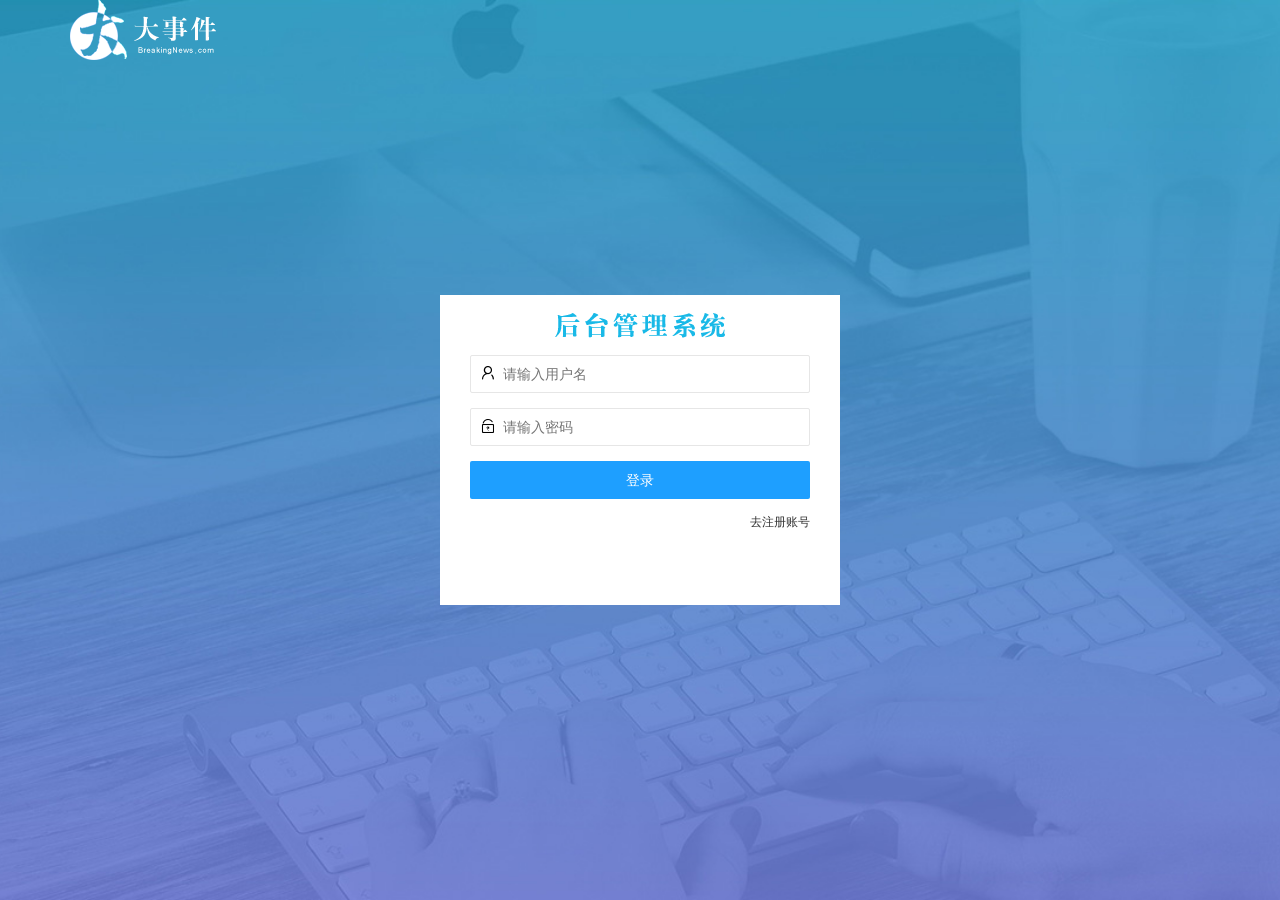
<file: login.html>
<!DOCTYPE html>
<html lang="en">

<head>
  <meta charset="UTF-8" />
  <meta name="viewport" content="width=device-width, initial-scale=1.0" />
  <title>大事件-登录/注册</title>
  <!-- 导入 LayUI 的样式 -->
  <link rel="stylesheet" href="/assets/lib/layui/css/layui.css" />
  <!-- 导入自己的样式表 -->
  <link rel="stylesheet" href="/assets/css/login.css" />
</head>

<body>
  <!-- 头部的 Logo 区域 -->
  <div class="layui-main">
    <img src="/assets/images/logo.png" alt="" />
  </div>

  <!-- 登录注册区域 -->
  <div class="loginAndRegBox">
    <div class="title-box"></div>
    <!-- 登录的div -->
    
    <div class="login-box">
       <!-- 登录的表单 -->
    <form class="layui-form" id="form_login">
      <!-- 用户名 -->
      <div class="layui-form-item">
        <i class="layui-icon layui-icon-username"></i>
        <input type="text" name="username" required lay-verify="required" placeholder="请输入用户名" autocomplete="off" class="layui-input" />
      </div>
      <!-- 密码 -->
      <div class="layui-form-item">
        <i class="layui-icon layui-icon-password"></i>
        <input type="password" name="password" required lay-verify="required|pwd" placeholder="请输入密码" autocomplete="off" class="layui-input" />
      </div>
      <!-- 登录按钮 -->
      <div class="layui-form-item">
        <!-- 注意：表单提交按钮和普通按钮的区别，就是 lay-submit 属性 -->
        <button class="layui-btn layui-btn-fluid layui-btn-normal" lay-submit>登录</button>
      </div>
      <div class="layui-form-item links">
        <a href="javascript:;" id="link_reg">去注册账号</a>
      </div>
    </form>
    </div>
    <!-- 注册的div -->
    <div class="reg-box">
       <!-- 注册的表单 -->
    <form class="layui-form" id="form_reg">
      <!-- 用户名 -->
      <div class="layui-form-item">
        <i class="layui-icon layui-icon-username"></i>
        <input type="text" name="username" required lay-verify="required" placeholder="请输入用户名" autocomplete="off" class="layui-input" />
      </div>
      <!-- 密码 -->
      <div class="layui-form-item">
        <i class="layui-icon layui-icon-password"></i>
        <input type="password" name="password" required lay-verify="required|pwd" placeholder="请输入密码" autocomplete="off" class="layui-input" />
      </div>
      <!-- 密码确认框 -->
      <div class="layui-form-item">
        <i class="layui-icon layui-icon-face-smile-b"></i>
        <input type="password" name="repassword" required lay-verify="required|pwd|repwd" placeholder="再次确认密码" autocomplete="off" class="layui-input" />
      </div>
      <!-- 注册按钮 -->
      <div class="layui-form-item">
        <!-- 注意：表单提交按钮和普通按钮的区别，就是 lay-submit 属性 -->
        <button class="layui-btn layui-btn-fluid layui-btn-normal" lay-submit>注册</button>
      </div>
      <div class="layui-form-item links">
        <a href="javascript:;" id="link_login">去登录</a>
      </div>
      <!-- <a href="javascript:;" id="link_login">去登陆</a> -->

    </div>
  </div>
<script src="/assets/lib/layui/layui.all.js"></script>
  <script src="/assets/lib/jquery.js"></script>
  <script src="/assets/js/baseAPI.js"></script>
  <script src="/assets/js/login.js"></script>
</body>

</html>
</file>
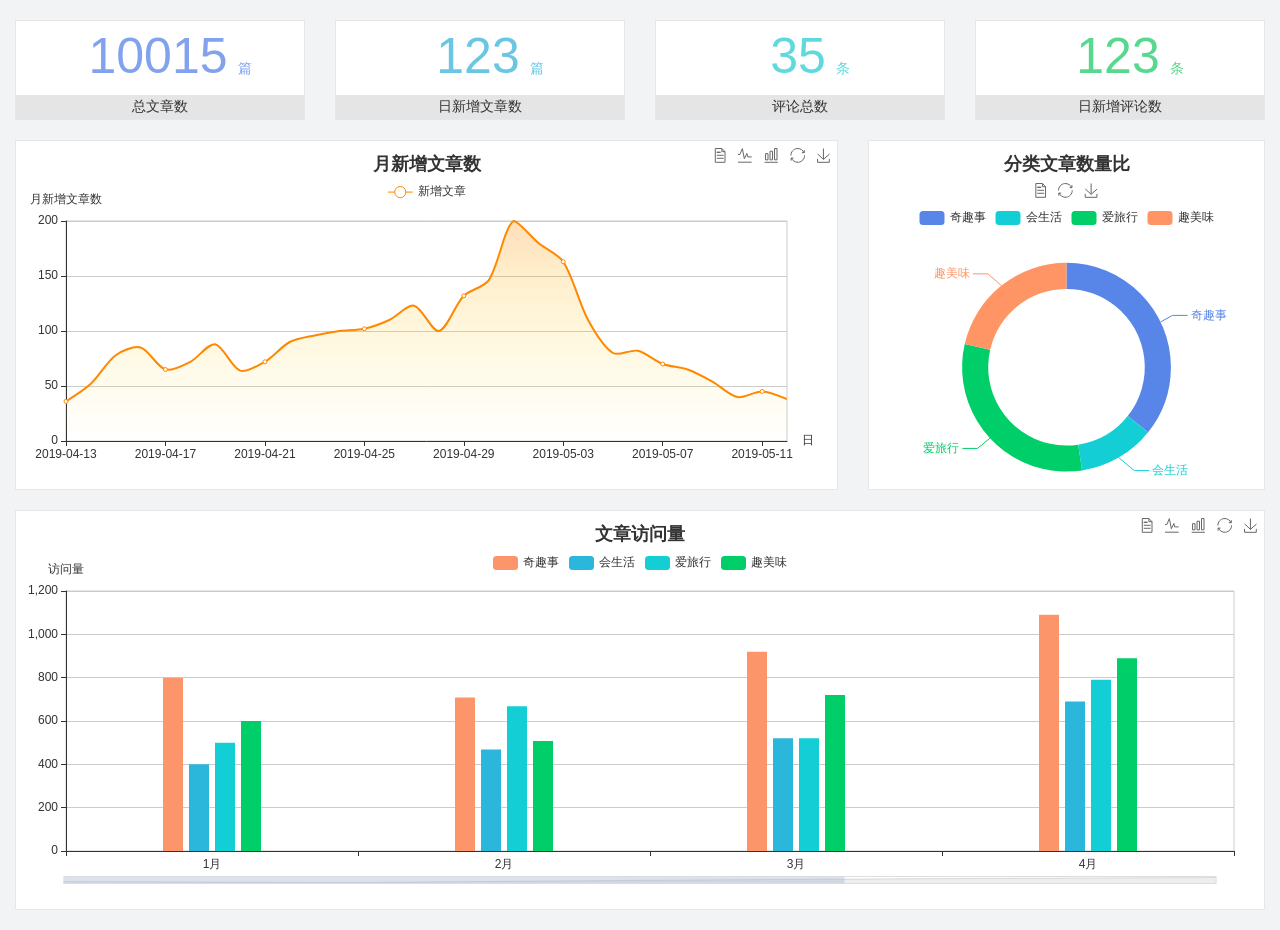
<file: home/dashboard.html>
<!DOCTYPE html>
<html lang="en">

<head>
  <meta charset="UTF-8">
  <meta name="viewport" content="width=device-width, initial-scale=1.0">
  <meta http-equiv="X-UA-Compatible" content="ie=edge">
  <title>图表统计</title>
  <link rel="stylesheet" href="../../assets/lib/bootstrap.css" />
  <link rel="stylesheet" href="../../assets/lib/main.css" />
  <script src="../../assets/lib/jquery.js"></script>
  <script type="text/javascript" src="../../assets/lib/echarts.min.js"></script>
</head>

<body>
  <div class="container-fluid">
    <div class="row spannel_list">
      <div class="col-sm-3 col-xs-6">
        <div class="spannel">
          <em>10015</em><span>篇</span>
          <b>总文章数</b>
        </div>
      </div>
      <div class="col-sm-3 col-xs-6">
        <div class="spannel scolor01">
          <em>123</em><span>篇</span>
          <b>日新增文章数</b>
        </div>
      </div>
      <div class="col-sm-3 col-xs-6">
        <div class="spannel scolor02">
          <em>35</em><span>条</span>
          <b>评论总数</b>
        </div>
      </div>
      <div class="col-sm-3 col-xs-6">
        <div class="spannel scolor03">
          <em>123</em><span>条</span>
          <b>日新增评论数</b>
        </div>
      </div>
    </div>
  </div>

  <div class="container-fluid">
    <div class="row curve-pie">
      <div class="col-lg-8 col-md-8">
        <div class="gragh_pannel" id="curve_show"></div>
      </div>
      <div class="col-lg-4 col-md-4">
        <div class="gragh_pannel" id="pie_show"></div>
      </div>
    </div>
  </div>

  <div class="container-fluid">
    <div class="column_pannel" id="column_show"></div>
  </div>

  <script>
    var oChart = echarts.init(document.getElementById('curve_show'));
    var aList_all = [
      { 'count': 36, 'date': '2019-04-13' },
      { 'count': 52, 'date': '2019-04-14' },
      { 'count': 78, 'date': '2019-04-15' },
      { 'count': 85, 'date': '2019-04-16' },
      { 'count': 65, 'date': '2019-04-17' },
      { 'count': 72, 'date': '2019-04-18' },
      { 'count': 88, 'date': '2019-04-19' },
      { 'count': 64, 'date': '2019-04-20' },
      { 'count': 72, 'date': '2019-04-21' },
      { 'count': 90, 'date': '2019-04-22' },
      { 'count': 96, 'date': '2019-04-23' },
      { 'count': 100, 'date': '2019-04-24' },
      { 'count': 102, 'date': '2019-04-25' },
      { 'count': 110, 'date': '2019-04-26' },
      { 'count': 123, 'date': '2019-04-27' },
      { 'count': 100, 'date': '2019-04-28' },
      { 'count': 132, 'date': '2019-04-29' },
      { 'count': 146, 'date': '2019-04-30' },
      { 'count': 200, 'date': '2019-05-01' },
      { 'count': 180, 'date': '2019-05-02' },
      { 'count': 163, 'date': '2019-05-03' },
      { 'count': 110, 'date': '2019-05-04' },
      { 'count': 80, 'date': '2019-05-05' },
      { 'count': 82, 'date': '2019-05-06' },
      { 'count': 70, 'date': '2019-05-07' },
      { 'count': 65, 'date': '2019-05-08' },
      { 'count': 54, 'date': '2019-05-09' },
      { 'count': 40, 'date': '2019-05-10' },
      { 'count': 45, 'date': '2019-05-11' },
      { 'count': 38, 'date': '2019-05-12' },
    ];

    let aCount = [];
    let aDate = [];

    for (var i = 0; i < aList_all.length; i++) {
      aCount.push(aList_all[i].count);
      aDate.push(aList_all[i].date);
    }

    var chartopt = {
      title: {
        text: '月新增文章数',
        left: 'center',
        top: '10'
      },
      tooltip: {
        trigger: 'axis'
      },
      legend: {
        data: ['新增文章'],
        top: '40'
      },
      toolbox: {
        show: true,
        feature: {
          mark: { show: true },
          dataView: { show: true, readOnly: false },
          magicType: { show: true, type: ['line', 'bar'] },
          restore: { show: true },
          saveAsImage: { show: true }
        }
      },
      calculable: true,
      xAxis: [
        {
          name: '日',
          type: 'category',
          boundaryGap: false,
          data: aDate
        }
      ],
      yAxis: [
        {
          name: '月新增文章数',
          type: 'value'
        }
      ],
      series: [
        {
          name: '新增文章',
          type: 'line',
          smooth: true,
          itemStyle: { normal: { areaStyle: { type: 'default' }, color: '#f80' }, lineStyle: { color: '#f80' } },
          data: aCount
        }],
      areaStyle: {
        normal: {
          color: new echarts.graphic.LinearGradient(0, 0, 0, 1, [{
            offset: 0,
            color: 'rgba(255,136,0,0.39)'
          }, {
            offset: .34,
            color: 'rgba(255,180,0,0.25)'
          }, {
            offset: 1,
            color: 'rgba(255,222,0,0.00)'
          }])

        }
      },
      grid: {
        show: true,
        x: 50,
        x2: 50,
        y: 80,
        height: 220
      }
    };

    oChart.setOption(chartopt);


    var oPie = echarts.init(document.getElementById('pie_show'));
    var oPieopt =
    {
      title: {
        top: 10,
        text: '分类文章数量比',
        x: 'center'
      },
      tooltip: {
        trigger: 'item',
        formatter: "{a} <br/>{b} : {c} ({d}%)"
      },
      color: ['#5885e8', '#13cfd5', '#00ce68', '#ff9565'],
      legend: {
        x: 'center',
        top: 65,
        data: ['奇趣事', '会生活', '爱旅行', '趣美味']
      },
      toolbox: {
        show: true,
        x: 'center',
        top: 35,
        feature: {
          mark: { show: true },
          dataView: { show: true, readOnly: false },
          magicType: {
            show: true,
            type: ['pie', 'funnel'],
            option: {
              funnel: {
                x: '25%',
                width: '50%',
                funnelAlign: 'left',
                max: 1548
              }
            }
          },
          restore: { show: true },
          saveAsImage: { show: true }
        }
      },
      calculable: true,
      series: [
        {
          name: '访问来源',
          type: 'pie',
          radius: ['45%', '60%'],
          center: ['50%', '65%'],
          data: [
            { value: 300, name: '奇趣事' },
            { value: 100, name: '会生活' },
            { value: 260, name: '爱旅行' },
            { value: 180, name: '趣美味' }
          ]
        }
      ]
    };
    oPie.setOption(oPieopt);



    var oColumn = this.echarts.init(document.getElementById('column_show'));
    var oColumnopt =
    {
      title: {
        text: '文章访问量',
        left: 'center',
        top: '10'
      },
      tooltip: {
        trigger: 'axis'
      },
      legend: {
        data: ['奇趣事', '会生活', '爱旅行', '趣美味'],
        top: '40'
      },
      toolbox: {
        show: true,
        feature: {
          mark: { show: true },
          dataView: { show: true, readOnly: false },
          magicType: { show: true, type: ['line', 'bar'] },
          restore: { show: true },
          saveAsImage: { show: true }
        }
      },
      calculable: true,
      xAxis: [
        {
          type: 'category',
          data: ['1月', '2月', '3月', '4月', '5月']
        }
      ],
      yAxis: [
        {
          name: '访问量',
          type: 'value'
        }
      ],
      series: [
        {
          name: '奇趣事',
          type: 'bar',
          barWidth: 20,
          itemStyle: {
            normal: { areaStyle: { type: 'default' }, color: '#fd956a' }
          },
          data: [800, 708, 920, 1090, 1200]
        },
        {
          name: '会生活',
          type: 'bar',
          barWidth: 20,
          itemStyle: {
            normal: { areaStyle: { type: 'default' }, color: '#2bb6db' }
          },
          data: [400, 468, 520, 690, 800]
        },
        {
          name: '爱旅行',
          type: 'bar',
          barWidth: 20,
          itemStyle: {
            normal: { areaStyle: { type: 'default' }, color: '#13cfd5' }
          },
          data: [500, 668, 520, 790, 900]
        },
        {
          name: '趣美味',
          type: 'bar',
          barWidth: 20,
          itemStyle: {
            normal: { areaStyle: { type: 'default' }, color: '#00ce68' }
          },
          data: [600, 508, 720, 890, 1000]
        }
      ],
      grid: {
        show: true,
        x: 50,
        x2: 30,
        y: 80,
        height: 260
      },
      dataZoom: [//给x轴设置滚动条
        {
          start: 0,//默认为0
          end: 100 - 1000 / 31,//默认为100
          type: 'slider',
          show: true,
          xAxisIndex: [0],
          handleSize: 0,//滑动条的 左右2个滑动条的大小
          height: 8,//组件高度
          left: 45, //左边的距离
          right: 50,//右边的距离
          bottom: 26,//右边的距离
          handleColor: '#ddd',//h滑动图标的颜色
          handleStyle: {
            borderColor: "#cacaca",
            borderWidth: "1",
            shadowBlur: 2,
            background: "#ddd",
            shadowColor: "#ddd",
          }
        }]
    };
    oColumn.setOption(oColumnopt);
  </script>
</body>

</html>
</file>
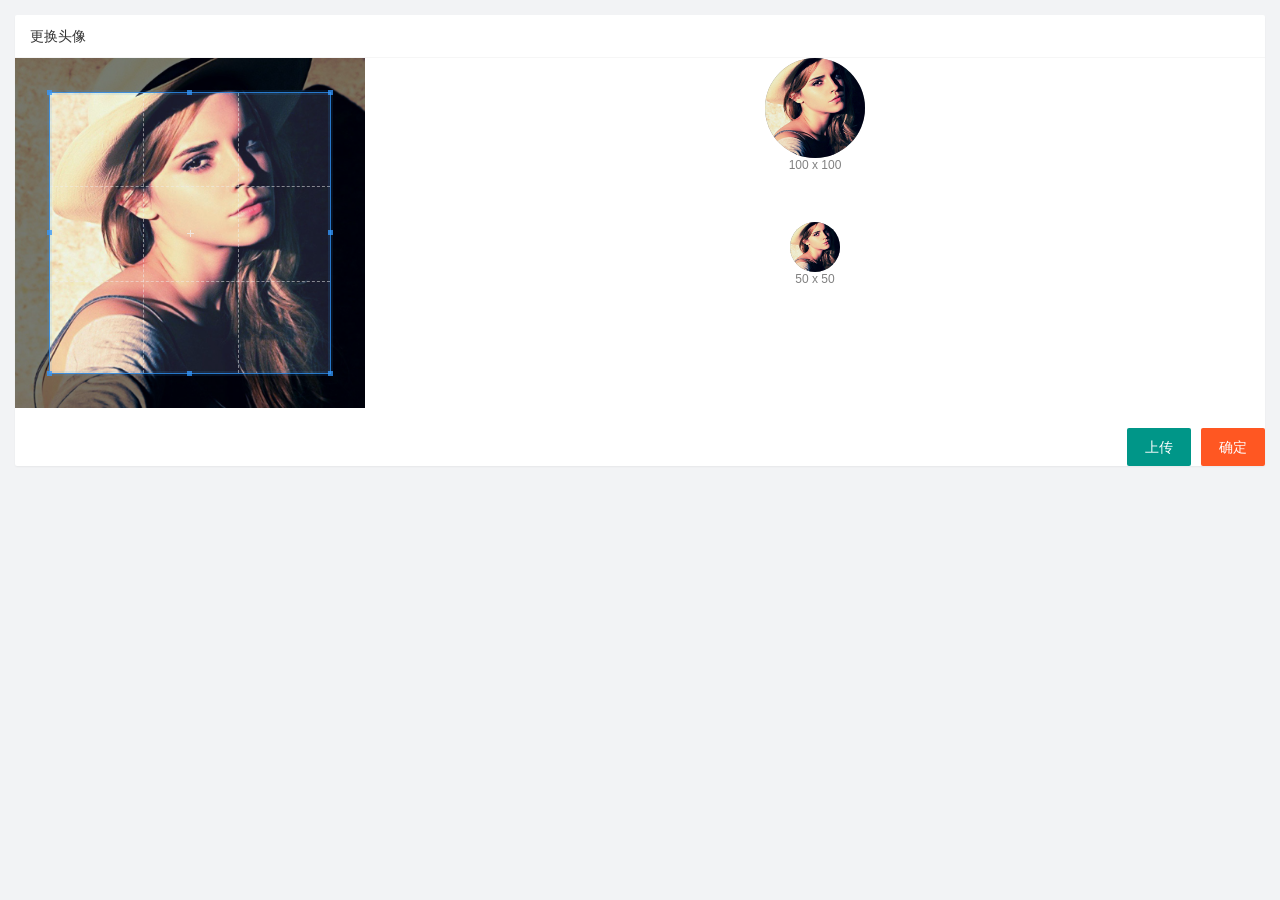
<file: user/user_avatar.html>
<!DOCTYPE html>
<html lang="en">

<head>
    <meta charset="UTF-8" />
    <meta name="viewport" content="width=device-width, initial-scale=1.0" />
    <title>Document</title>
    <link rel="stylesheet" href="/assets/lib/cropper/cropper.css" />
    <link rel="stylesheet" href="/assets/lib/layui/css/layui.css" />

    <link rel="stylesheet" href="/assets/css/user/user_avatar.css" />

</head>

<body>
    <!-- 卡片区域 -->
    <div class="layui-card">
        <div class="layui-card-header">更换头像</div>
        <!-- 第一行的图片裁剪和预览区域 -->
        <div class="row1">
            <!-- 图片裁剪区域 -->
            <div class="cropper-box">
                <!-- 这个 img 标签很重要，将来会把它初始化为裁剪区域 -->
                <img id="image" src="/assets/images/sample.jpg" />
            </div>
            <!-- 图片的预览区域 -->
            <div class="preview-box">
                <div>
                    <!-- 宽高为 100px 的预览区域 -->
                    <div class="img-preview w100"></div>
                    <p class="size">100 x 100</p>
                </div>
                <div>
                    <!-- 宽高为 50px 的预览区域 -->
                    <div class="img-preview w50"></div>
                    <p class="size">50 x 50</p>
                </div>
            </div>
        </div>
         <!-- 第二行的按钮区域 -->
        <div class="row2">
            <input type="file" id="file" accept="image/png,image/jpeg"/>
            <button type="button" class="layui-btn" id="btnChooseImage">上传</button>
            <button type="button" id="sure" class="layui-btn layui-btn-danger">确定</button>
        </div>
    </div>
    <script src="/assets/lib/layui/layui.all.js"></script>
    <script src="/assets/lib/jquery.js"></script>
   
    <script src="/assets/lib/cropper/Cropper.js"></script>
    <script src="/assets/lib/cropper/jquery-cropper.js"></script>
    <script src="/assets/js/baseAPI.js"></script>
    <script src="/assets/js/user/user_avatar.js"></script>
</body>

</html>
</file>
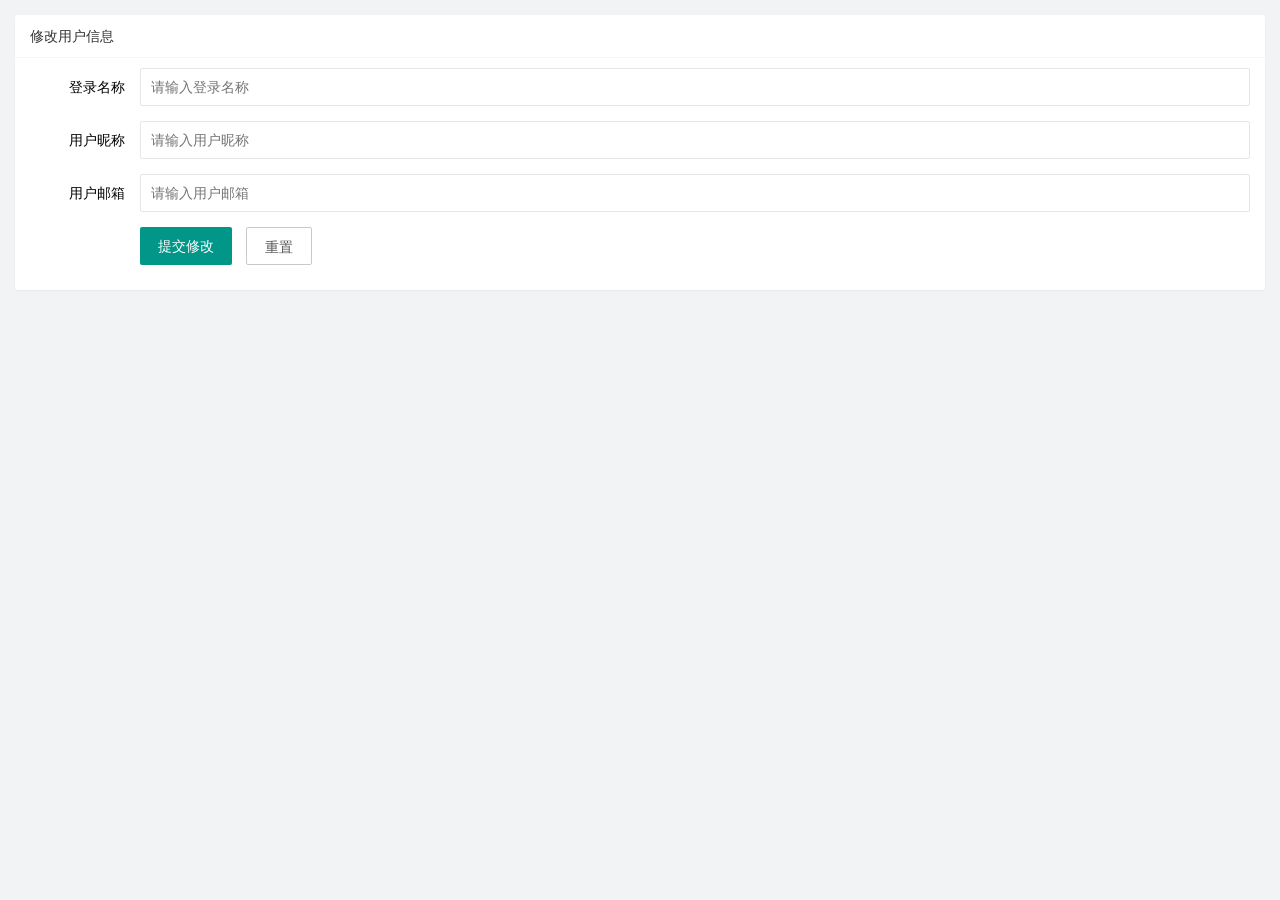
<file: user/user_info.html>
<!DOCTYPE html>
<html lang="en">

<head>
    <meta charset="UTF-8">
    <meta name="viewport" content="width=device-width, initial-scale=1.0">
    <title>Document</title>
    <link rel="stylesheet" href="/assets/lib/layui/css/layui.css" />
    <link rel="stylesheet" href="/assets/css/user/user_info.css">
</head>

<body>
    <!-- 卡片区域 -->
    <div class="layui-card">
        <div class="layui-card-header">修改用户信息</div>
        <div class="layui-card-body">
            <!-- form 表单区域 -->
            <form class="layui-form" action="" lay-filter="formUserInfo">
                <!-- 这是隐藏域 -->
                <input type="hidden" name="id" value="" />
                <div class="layui-form-item">
                    <label class="layui-form-label">登录名称</label>
                    <div class="layui-input-block">
                        <input type="text" name="username" required lay-verify="required" placeholder="请输入登录名称"
                            autocomplete="off" class="layui-input" readonly />
                    </div>
                </div>
                <div class="layui-form-item">
                    <label class="layui-form-label">用户昵称</label>
                    <div class="layui-input-block">
                        <input type="text" name="nickname" required lay-verify="required|nickname" placeholder="请输入用户昵称"
                            autocomplete="off" class="layui-input" />
                    </div>
                </div>
                <div class="layui-form-item">
                    <label class="layui-form-label">用户邮箱</label>
                    <div class="layui-input-block">
                        <input type="text" name="email" required lay-verify="required|email" placeholder="请输入用户邮箱"
                            autocomplete="off" class="layui-input" />
                    </div>
                </div>
                <div class="layui-form-item">
                    <div class="layui-input-block">
                        <button class="layui-btn" lay-submit lay-filter="formDemo">提交修改</button>
                        <button id="btnReset" class="layui-btn layui-btn-primary">重置</button>
                    </div>
                </div>
            </form>
        </div>
    </div>
    <!-- 导入 layui 的 js -->
    <script src="/assets/lib/layui/layui.all.js"></script>
    <!-- 导入 jquery -->
    <script src="/assets/lib/jquery.js"></script>
    <script src="/assets/js/baseAPI.js"></script>
    <!-- 导入自己的 js -->
    <script src="/assets/js/user/user_info.js"></script>
</body>

</html>
</file>
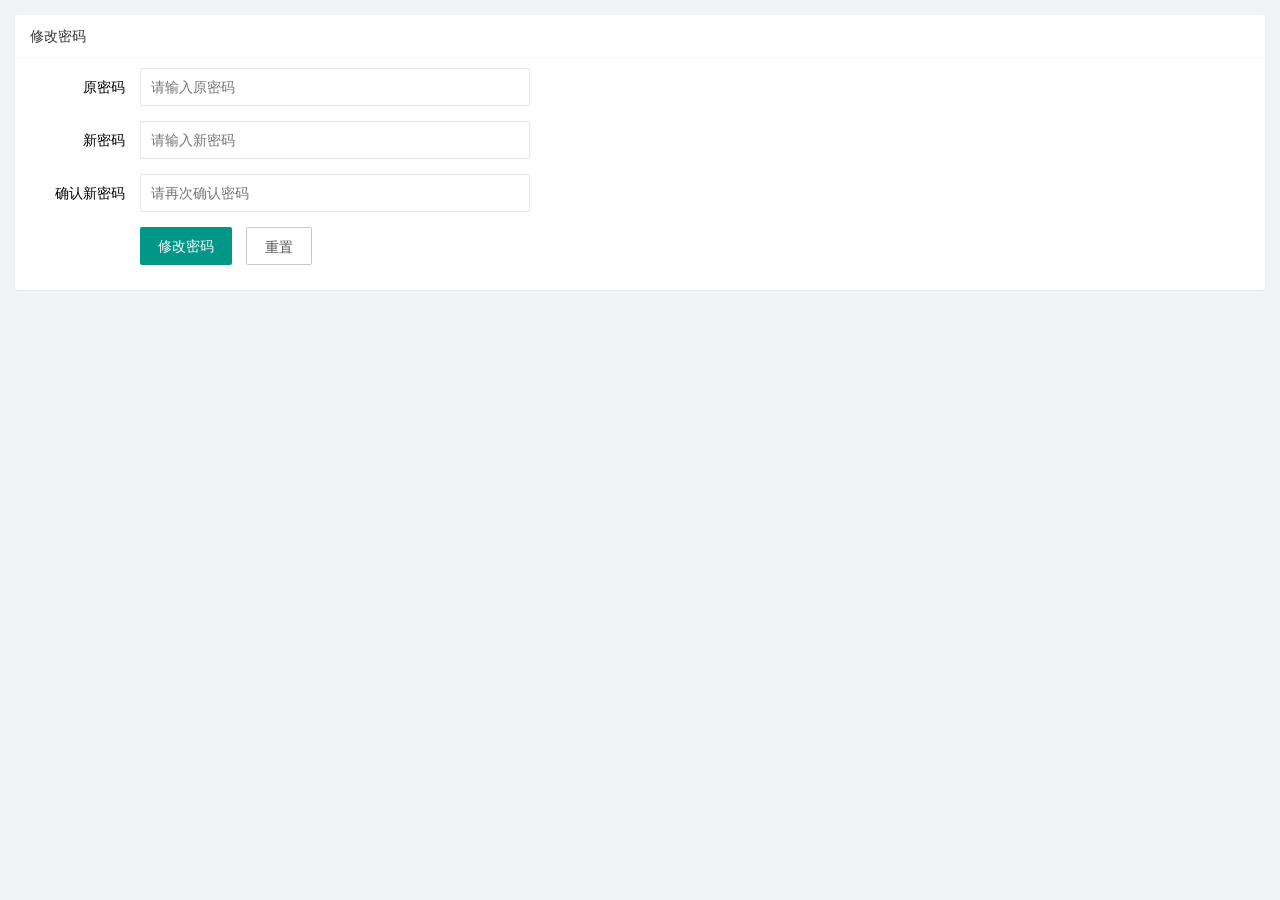
<file: user/user_pwd.html>
<!DOCTYPE html>
<html lang="en">
  <head>
    <meta charset="UTF-8" />
    <meta name="viewport" content="width=device-width, initial-scale=1.0" />
    <title>Document</title>
    <link rel="stylesheet" href="/assets/lib/layui/css/layui.css" />
    <link rel="stylesheet" href="/assets/css/user/user_pwd.css" />
  </head>
  <body>
    <!-- 卡片区域 -->
    <div class="layui-card">
      <div class="layui-card-header">修改密码</div>
      <div class="layui-card-body">
        <form class="layui-form">
          <div class="layui-form-item">
            <label class="layui-form-label">原密码</label>
            <div class="layui-input-block">
              <input type="password" name="oldPwd" required lay-verify="required|pwd" placeholder="请输入原密码" autocomplete="off" class="layui-input" />
            </div>
          </div>
          <div class="layui-form-item">
            <label class="layui-form-label">新密码</label>
            <div class="layui-input-block">
              <input type="password" name="newPwd" required lay-verify="required|pwd|samePwd" placeholder="请输入新密码" autocomplete="off" class="layui-input" />
            </div>
          </div>
          <div class="layui-form-item">
            <label class="layui-form-label">确认新密码</label>
            <div class="layui-input-block">
              <input type="password" name="rePwd" required lay-verify="required|pwd|rePwd" placeholder="请再次确认密码" autocomplete="off" class="layui-input" />
            </div>
          </div>
          <div class="layui-form-item">
            <div class="layui-input-block">
              <button class="layui-btn" lay-submit lay-filter="formDemo">修改密码</button>
              <button type="reset" class="layui-btn layui-btn-primary">重置</button>
            </div>
          </div>
        </form>
      </div>
    </div>
    <!-- 导入 layui 的 js -->
<script src="/assets/lib/layui/layui.all.js"></script>
<!-- 导入 jQuery -->
<script src="/assets/lib/jquery.js"></script>
<!-- 导入 baseAPI -->
<script src="/assets/js/baseAPI.js"></script>
<!-- 导入自己的 js -->
<script src="/assets/js/user/user_pwd.js"></script>
  </body>
</html>
</file>
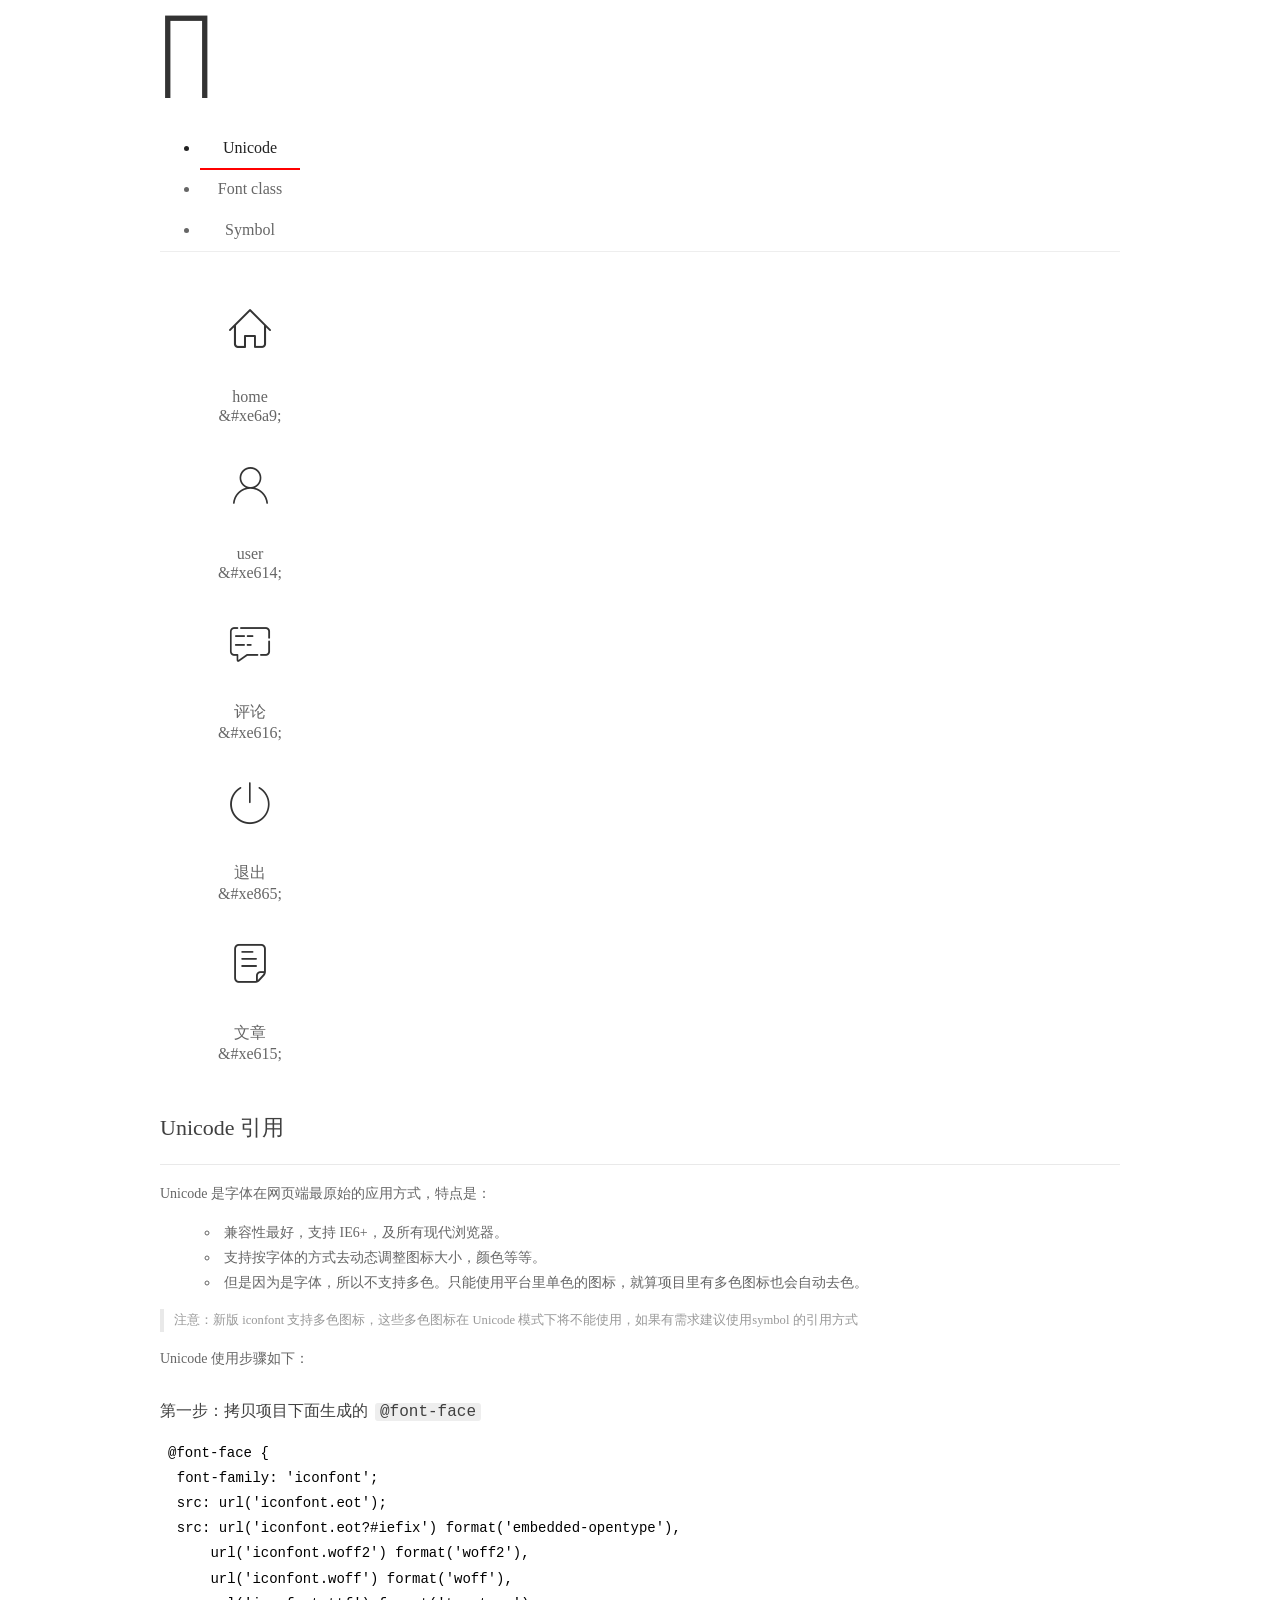
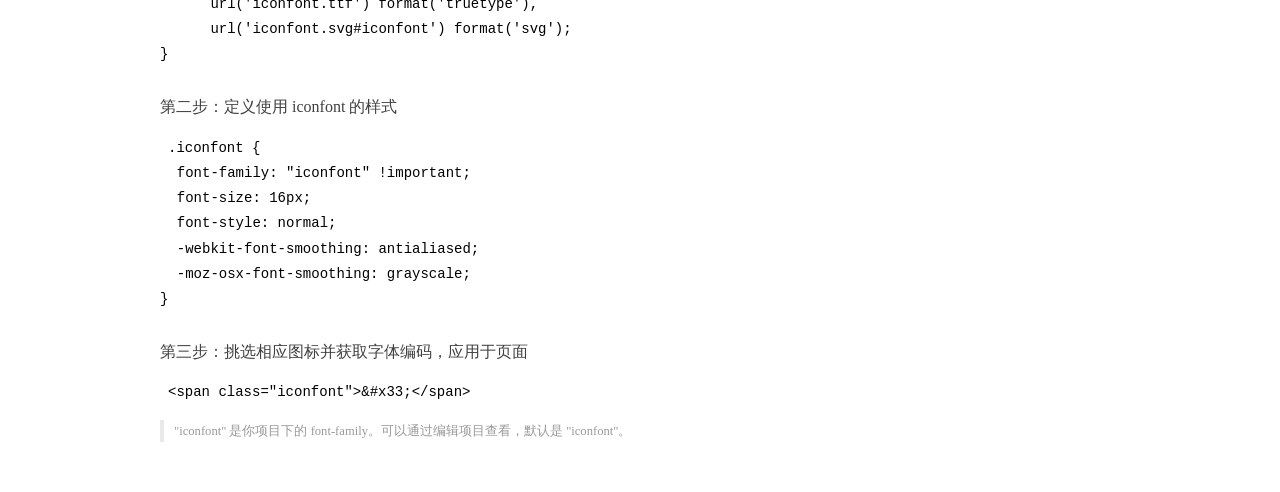
<file: assets/fonts/demo_index.html>
<!DOCTYPE html>
<html>
<head>
  <meta charset="utf-8"/>
  <title>IconFont Demo</title>
  <link rel="shortcut icon" href="https://gtms04.alicdn.com/tps/i4/TB1_oz6GVXXXXaFXpXXJDFnIXXX-64-64.ico" type="image/x-icon"/>
  <link rel="stylesheet" href="https://g.alicdn.com/thx/cube/1.3.2/cube.min.css">
  <link rel="stylesheet" href="demo.css">
  <link rel="stylesheet" href="iconfont.css">
  <script src="iconfont.js"></script>
  <!-- jQuery -->
  <script src="https://a1.alicdn.com/oss/uploads/2018/12/26/7bfddb60-08e8-11e9-9b04-53e73bb6408b.js"></script>
  <!-- 代码高亮 -->
  <script src="https://a1.alicdn.com/oss/uploads/2018/12/26/a3f714d0-08e6-11e9-8a15-ebf944d7534c.js"></script>
</head>
<body>
  <div class="main">
    <h1 class="logo"><a href="https://www.iconfont.cn/" title="iconfont 首页" target="_blank">&#xe86b;</a></h1>
    <div class="nav-tabs">
      <ul id="tabs" class="dib-box">
        <li class="dib active"><span>Unicode</span></li>
        <li class="dib"><span>Font class</span></li>
        <li class="dib"><span>Symbol</span></li>
      </ul>
      
    </div>
    <div class="tab-container">
      <div class="content unicode" style="display: block;">
          <ul class="icon_lists dib-box">
          
            <li class="dib">
              <span class="icon iconfont">&#xe6a9;</span>
                <div class="name">home</div>
                <div class="code-name">&amp;#xe6a9;</div>
              </li>
          
            <li class="dib">
              <span class="icon iconfont">&#xe614;</span>
                <div class="name">user</div>
                <div class="code-name">&amp;#xe614;</div>
              </li>
          
            <li class="dib">
              <span class="icon iconfont">&#xe616;</span>
                <div class="name">评论</div>
                <div class="code-name">&amp;#xe616;</div>
              </li>
          
            <li class="dib">
              <span class="icon iconfont">&#xe865;</span>
                <div class="name">退出</div>
                <div class="code-name">&amp;#xe865;</div>
              </li>
          
            <li class="dib">
              <span class="icon iconfont">&#xe615;</span>
                <div class="name">文章</div>
                <div class="code-name">&amp;#xe615;</div>
              </li>
          
          </ul>
          <div class="article markdown">
          <h2 id="unicode-">Unicode 引用</h2>
          <hr>

          <p>Unicode 是字体在网页端最原始的应用方式，特点是：</p>
          <ul>
            <li>兼容性最好，支持 IE6+，及所有现代浏览器。</li>
            <li>支持按字体的方式去动态调整图标大小，颜色等等。</li>
            <li>但是因为是字体，所以不支持多色。只能使用平台里单色的图标，就算项目里有多色图标也会自动去色。</li>
          </ul>
          <blockquote>
            <p>注意：新版 iconfont 支持多色图标，这些多色图标在 Unicode 模式下将不能使用，如果有需求建议使用symbol 的引用方式</p>
          </blockquote>
          <p>Unicode 使用步骤如下：</p>
          <h3 id="-font-face">第一步：拷贝项目下面生成的 <code>@font-face</code></h3>
<pre><code class="language-css"
>@font-face {
  font-family: 'iconfont';
  src: url('iconfont.eot');
  src: url('iconfont.eot?#iefix') format('embedded-opentype'),
      url('iconfont.woff2') format('woff2'),
      url('iconfont.woff') format('woff'),
      url('iconfont.ttf') format('truetype'),
      url('iconfont.svg#iconfont') format('svg');
}
</code></pre>
          <h3 id="-iconfont-">第二步：定义使用 iconfont 的样式</h3>
<pre><code class="language-css"
>.iconfont {
  font-family: "iconfont" !important;
  font-size: 16px;
  font-style: normal;
  -webkit-font-smoothing: antialiased;
  -moz-osx-font-smoothing: grayscale;
}
</code></pre>
          <h3 id="-">第三步：挑选相应图标并获取字体编码，应用于页面</h3>
<pre>
<code class="language-html"
>&lt;span class="iconfont"&gt;&amp;#x33;&lt;/span&gt;
</code></pre>
          <blockquote>
            <p>"iconfont" 是你项目下的 font-family。可以通过编辑项目查看，默认是 "iconfont"。</p>
          </blockquote>
          </div>
      </div>
      <div class="content font-class">
        <ul class="icon_lists dib-box">
          
          <li class="dib">
            <span class="icon iconfont icon-home"></span>
            <div class="name">
              home
            </div>
            <div class="code-name">.icon-home
            </div>
          </li>
          
          <li class="dib">
            <span class="icon iconfont icon-user"></span>
            <div class="name">
              user
            </div>
            <div class="code-name">.icon-user
            </div>
          </li>
          
          <li class="dib">
            <span class="icon iconfont icon-pinglun"></span>
            <div class="name">
              评论
            </div>
            <div class="code-name">.icon-pinglun
            </div>
          </li>
          
          <li class="dib">
            <span class="icon iconfont icon-tuichu"></span>
            <div class="name">
              退出
            </div>
            <div class="code-name">.icon-tuichu
            </div>
          </li>
          
          <li class="dib">
            <span class="icon iconfont icon-16"></span>
            <div class="name">
              文章
            </div>
            <div class="code-name">.icon-16
            </div>
          </li>
          
        </ul>
        <div class="article markdown">
        <h2 id="font-class-">font-class 引用</h2>
        <hr>

        <p>font-class 是 Unicode 使用方式的一种变种，主要是解决 Unicode 书写不直观，语意不明确的问题。</p>
        <p>与 Unicode 使用方式相比，具有如下特点：</p>
        <ul>
          <li>兼容性良好，支持 IE8+，及所有现代浏览器。</li>
          <li>相比于 Unicode 语意明确，书写更直观。可以很容易分辨这个 icon 是什么。</li>
          <li>因为使用 class 来定义图标，所以当要替换图标时，只需要修改 class 里面的 Unicode 引用。</li>
          <li>不过因为本质上还是使用的字体，所以多色图标还是不支持的。</li>
        </ul>
        <p>使用步骤如下：</p>
        <h3 id="-fontclass-">第一步：引入项目下面生成的 fontclass 代码：</h3>
<pre><code class="language-html">&lt;link rel="stylesheet" href="./iconfont.css"&gt;
</code></pre>
        <h3 id="-">第二步：挑选相应图标并获取类名，应用于页面：</h3>
<pre><code class="language-html">&lt;span class="iconfont icon-xxx"&gt;&lt;/span&gt;
</code></pre>
        <blockquote>
          <p>"
            iconfont" 是你项目下的 font-family。可以通过编辑项目查看，默认是 "iconfont"。</p>
        </blockquote>
      </div>
      </div>
      <div class="content symbol">
          <ul class="icon_lists dib-box">
          
            <li class="dib">
                <svg class="icon svg-icon" aria-hidden="true">
                  <use xlink:href="#icon-home"></use>
                </svg>
                <div class="name">home</div>
                <div class="code-name">#icon-home</div>
            </li>
          
            <li class="dib">
                <svg class="icon svg-icon" aria-hidden="true">
                  <use xlink:href="#icon-user"></use>
                </svg>
                <div class="name">user</div>
                <div class="code-name">#icon-user</div>
            </li>
          
            <li class="dib">
                <svg class="icon svg-icon" aria-hidden="true">
                  <use xlink:href="#icon-pinglun"></use>
                </svg>
                <div class="name">评论</div>
                <div class="code-name">#icon-pinglun</div>
            </li>
          
            <li class="dib">
                <svg class="icon svg-icon" aria-hidden="true">
                  <use xlink:href="#icon-tuichu"></use>
                </svg>
                <div class="name">退出</div>
                <div class="code-name">#icon-tuichu</div>
            </li>
          
            <li class="dib">
                <svg class="icon svg-icon" aria-hidden="true">
                  <use xlink:href="#icon-16"></use>
                </svg>
                <div class="name">文章</div>
                <div class="code-name">#icon-16</div>
            </li>
          
          </ul>
          <div class="article markdown">
          <h2 id="symbol-">Symbol 引用</h2>
          <hr>

          <p>这是一种全新的使用方式，应该说这才是未来的主流，也是平台目前推荐的用法。相关介绍可以参考这篇<a href="">文章</a>
            这种用法其实是做了一个 SVG 的集合，与另外两种相比具有如下特点：</p>
          <ul>
            <li>支持多色图标了，不再受单色限制。</li>
            <li>通过一些技巧，支持像字体那样，通过 <code>font-size</code>, <code>color</code> 来调整样式。</li>
            <li>兼容性较差，支持 IE9+，及现代浏览器。</li>
            <li>浏览器渲染 SVG 的性能一般，还不如 png。</li>
          </ul>
          <p>使用步骤如下：</p>
          <h3 id="-symbol-">第一步：引入项目下面生成的 symbol 代码：</h3>
<pre><code class="language-html">&lt;script src="./iconfont.js"&gt;&lt;/script&gt;
</code></pre>
          <h3 id="-css-">第二步：加入通用 CSS 代码（引入一次就行）：</h3>
<pre><code class="language-html">&lt;style&gt;
.icon {
  width: 1em;
  height: 1em;
  vertical-align: -0.15em;
  fill: currentColor;
  overflow: hidden;
}
&lt;/style&gt;
</code></pre>
          <h3 id="-">第三步：挑选相应图标并获取类名，应用于页面：</h3>
<pre><code class="language-html">&lt;svg class="icon" aria-hidden="true"&gt;
  &lt;use xlink:href="#icon-xxx"&gt;&lt;/use&gt;
&lt;/svg&gt;
</code></pre>
          </div>
      </div>

    </div>
  </div>
  <script>
  $(document).ready(function () {
      $('.tab-container .content:first').show()

      $('#tabs li').click(function (e) {
        var tabContent = $('.tab-container .content')
        var index = $(this).index()

        if ($(this).hasClass('active')) {
          return
        } else {
          $('#tabs li').removeClass('active')
          $(this).addClass('active')

          tabContent.hide().eq(index).fadeIn()
        }
      })
    })
  </script>
</body>
</html>
</file>
<file: assets/lib/layui/css/layui.css>
/** layui-v2.5.5 MIT License By https://www.layui.com */
 .layui-inline,img{display:inline-block;vertical-align:middle}h1,h2,h3,h4,h5,h6{font-weight:400}.layui-edge,.layui-header,.layui-inline,.layui-main{position:relative}.layui-body,.layui-edge,.layui-elip{overflow:hidden}.layui-btn,.layui-edge,.layui-inline,img{vertical-align:middle}.layui-btn,.layui-disabled,.layui-icon,.layui-unselect{-moz-user-select:none;-webkit-user-select:none;-ms-user-select:none}.layui-elip,.layui-form-checkbox span,.layui-form-pane .layui-form-label{text-overflow:ellipsis;white-space:nowrap}.layui-breadcrumb,.layui-tree-btnGroup{visibility:hidden}blockquote,body,button,dd,div,dl,dt,form,h1,h2,h3,h4,h5,h6,input,li,ol,p,pre,td,textarea,th,ul{margin:0;padding:0;-webkit-tap-highlight-color:rgba(0,0,0,0)}a:active,a:hover{outline:0}img{border:none}li{list-style:none}table{border-collapse:collapse;border-spacing:0}h4,h5,h6{font-size:100%}button,input,optgroup,option,select,textarea{font-family:inherit;font-size:inherit;font-style:inherit;font-weight:inherit;outline:0}pre{white-space:pre-wrap;white-space:-moz-pre-wrap;white-space:-pre-wrap;white-space:-o-pre-wrap;word-wrap:break-word}body{line-height:24px;font:14px Helvetica Neue,Helvetica,PingFang SC,Tahoma,Arial,sans-serif}hr{height:1px;margin:10px 0;border:0;clear:both}a{color:#333;text-decoration:none}a:hover{color:#777}a cite{font-style:normal;*cursor:pointer}.layui-border-box,.layui-border-box *{box-sizing:border-box}.layui-box,.layui-box *{box-sizing:content-box}.layui-clear{clear:both;*zoom:1}.layui-clear:after{content:'\20';clear:both;*zoom:1;display:block;height:0}.layui-inline{*display:inline;*zoom:1}.layui-edge{display:inline-block;width:0;height:0;border-width:6px;border-style:dashed;border-color:transparent}.layui-edge-top{top:-4px;border-bottom-color:#999;border-bottom-style:solid}.layui-edge-right{border-left-color:#999;border-left-style:solid}.layui-edge-bottom{top:2px;border-top-color:#999;border-top-style:solid}.layui-edge-left{border-right-color:#999;border-right-style:solid}.layui-disabled,.layui-disabled:hover{color:#d2d2d2!important;cursor:not-allowed!important}.layui-circle{border-radius:100%}.layui-show{display:block!important}.layui-hide{display:none!important}@font-face{font-family:layui-icon;src:url(../font/iconfont.eot?v=250);src:url(../font/iconfont.eot?v=250#iefix) format('embedded-opentype'),url(../font/iconfont.woff2?v=250) format('woff2'),url(../font/iconfont.woff?v=250) format('woff'),url(../font/iconfont.ttf?v=250) format('truetype'),url(../font/iconfont.svg?v=250#layui-icon) format('svg')}.layui-icon{font-family:layui-icon!important;font-size:16px;font-style:normal;-webkit-font-smoothing:antialiased;-moz-osx-font-smoothing:grayscale}.layui-icon-reply-fill:before{content:"\e611"}.layui-icon-set-fill:before{content:"\e614"}.layui-icon-menu-fill:before{content:"\e60f"}.layui-icon-search:before{content:"\e615"}.layui-icon-share:before{content:"\e641"}.layui-icon-set-sm:before{content:"\e620"}.layui-icon-engine:before{content:"\e628"}.layui-icon-close:before{content:"\1006"}.layui-icon-close-fill:before{content:"\1007"}.layui-icon-chart-screen:before{content:"\e629"}.layui-icon-star:before{content:"\e600"}.layui-icon-circle-dot:before{content:"\e617"}.layui-icon-chat:before{content:"\e606"}.layui-icon-release:before{content:"\e609"}.layui-icon-list:before{content:"\e60a"}.layui-icon-chart:before{content:"\e62c"}.layui-icon-ok-circle:before{content:"\1005"}.layui-icon-layim-theme:before{content:"\e61b"}.layui-icon-table:before{content:"\e62d"}.layui-icon-right:before{content:"\e602"}.layui-icon-left:before{content:"\e603"}.layui-icon-cart-simple:before{content:"\e698"}.layui-icon-face-cry:before{content:"\e69c"}.layui-icon-face-smile:before{content:"\e6af"}.layui-icon-survey:before{content:"\e6b2"}.layui-icon-tree:before{content:"\e62e"}.layui-icon-upload-circle:before{content:"\e62f"}.layui-icon-add-circle:before{content:"\e61f"}.layui-icon-download-circle:before{content:"\e601"}.layui-icon-templeate-1:before{content:"\e630"}.layui-icon-util:before{content:"\e631"}.layui-icon-face-surprised:before{content:"\e664"}.layui-icon-edit:before{content:"\e642"}.layui-icon-speaker:before{content:"\e645"}.layui-icon-down:before{content:"\e61a"}.layui-icon-file:before{content:"\e621"}.layui-icon-layouts:before{content:"\e632"}.layui-icon-rate-half:before{content:"\e6c9"}.layui-icon-add-circle-fine:before{content:"\e608"}.layui-icon-prev-circle:before{content:"\e633"}.layui-icon-read:before{content:"\e705"}.layui-icon-404:before{content:"\e61c"}.layui-icon-carousel:before{content:"\e634"}.layui-icon-help:before{content:"\e607"}.layui-icon-code-circle:before{content:"\e635"}.layui-icon-water:before{content:"\e636"}.layui-icon-username:before{content:"\e66f"}.layui-icon-find-fill:before{content:"\e670"}.layui-icon-about:before{content:"\e60b"}.layui-icon-location:before{content:"\e715"}.layui-icon-up:before{content:"\e619"}.layui-icon-pause:before{content:"\e651"}.layui-icon-date:before{content:"\e637"}.layui-icon-layim-uploadfile:before{content:"\e61d"}.layui-icon-delete:before{content:"\e640"}.layui-icon-play:before{content:"\e652"}.layui-icon-top:before{content:"\e604"}.layui-icon-friends:before{content:"\e612"}.layui-icon-refresh-3:before{content:"\e9aa"}.layui-icon-ok:before{content:"\e605"}.layui-icon-layer:before{content:"\e638"}.layui-icon-face-smile-fine:before{content:"\e60c"}.layui-icon-dollar:before{content:"\e659"}.layui-icon-group:before{content:"\e613"}.layui-icon-layim-download:before{content:"\e61e"}.layui-icon-picture-fine:before{content:"\e60d"}.layui-icon-link:before{content:"\e64c"}.layui-icon-diamond:before{content:"\e735"}.layui-icon-log:before{content:"\e60e"}.layui-icon-rate-solid:before{content:"\e67a"}.layui-icon-fonts-del:before{content:"\e64f"}.layui-icon-unlink:before{content:"\e64d"}.layui-icon-fonts-clear:before{content:"\e639"}.layui-icon-triangle-r:before{content:"\e623"}.layui-icon-circle:before{content:"\e63f"}.layui-icon-radio:before{content:"\e643"}.layui-icon-align-center:before{content:"\e647"}.layui-icon-align-right:before{content:"\e648"}.layui-icon-align-left:before{content:"\e649"}.layui-icon-loading-1:before{content:"\e63e"}.layui-icon-return:before{content:"\e65c"}.layui-icon-fonts-strong:before{content:"\e62b"}.layui-icon-upload:before{content:"\e67c"}.layui-icon-dialogue:before{content:"\e63a"}.layui-icon-video:before{content:"\e6ed"}.layui-icon-headset:before{content:"\e6fc"}.layui-icon-cellphone-fine:before{content:"\e63b"}.layui-icon-add-1:before{content:"\e654"}.layui-icon-face-smile-b:before{content:"\e650"}.layui-icon-fonts-html:before{content:"\e64b"}.layui-icon-form:before{content:"\e63c"}.layui-icon-cart:before{content:"\e657"}.layui-icon-camera-fill:before{content:"\e65d"}.layui-icon-tabs:before{content:"\e62a"}.layui-icon-fonts-code:before{content:"\e64e"}.layui-icon-fire:before{content:"\e756"}.layui-icon-set:before{content:"\e716"}.layui-icon-fonts-u:before{content:"\e646"}.layui-icon-triangle-d:before{content:"\e625"}.layui-icon-tips:before{content:"\e702"}.layui-icon-picture:before{content:"\e64a"}.layui-icon-more-vertical:before{content:"\e671"}.layui-icon-flag:before{content:"\e66c"}.layui-icon-loading:before{content:"\e63d"}.layui-icon-fonts-i:before{content:"\e644"}.layui-icon-refresh-1:before{content:"\e666"}.layui-icon-rmb:before{content:"\e65e"}.layui-icon-home:before{content:"\e68e"}.layui-icon-user:before{content:"\e770"}.layui-icon-notice:before{content:"\e667"}.layui-icon-login-weibo:before{content:"\e675"}.layui-icon-voice:before{content:"\e688"}.layui-icon-upload-drag:before{content:"\e681"}.layui-icon-login-qq:before{content:"\e676"}.layui-icon-snowflake:before{content:"\e6b1"}.layui-icon-file-b:before{content:"\e655"}.layui-icon-template:before{content:"\e663"}.layui-icon-auz:before{content:"\e672"}.layui-icon-console:before{content:"\e665"}.layui-icon-app:before{content:"\e653"}.layui-icon-prev:before{content:"\e65a"}.layui-icon-website:before{content:"\e7ae"}.layui-icon-next:before{content:"\e65b"}.layui-icon-component:before{content:"\e857"}.layui-icon-more:before{content:"\e65f"}.layui-icon-login-wechat:before{content:"\e677"}.layui-icon-shrink-right:before{content:"\e668"}.layui-icon-spread-left:before{content:"\e66b"}.layui-icon-camera:before{content:"\e660"}.layui-icon-note:before{content:"\e66e"}.layui-icon-refresh:before{content:"\e669"}.layui-icon-female:before{content:"\e661"}.layui-icon-male:before{content:"\e662"}.layui-icon-password:before{content:"\e673"}.layui-icon-senior:before{content:"\e674"}.layui-icon-theme:before{content:"\e66a"}.layui-icon-tread:before{content:"\e6c5"}.layui-icon-praise:before{content:"\e6c6"}.layui-icon-star-fill:before{content:"\e658"}.layui-icon-rate:before{content:"\e67b"}.layui-icon-template-1:before{content:"\e656"}.layui-icon-vercode:before{content:"\e679"}.layui-icon-cellphone:before{content:"\e678"}.layui-icon-screen-full:before{content:"\e622"}.layui-icon-screen-restore:before{content:"\e758"}.layui-icon-cols:before{content:"\e610"}.layui-icon-export:before{content:"\e67d"}.layui-icon-print:before{content:"\e66d"}.layui-icon-slider:before{content:"\e714"}.layui-icon-addition:before{content:"\e624"}.layui-icon-subtraction:before{content:"\e67e"}.layui-icon-service:before{content:"\e626"}.layui-icon-transfer:before{content:"\e691"}.layui-main{width:1140px;margin:0 auto}.layui-header{z-index:1000;height:60px}.layui-header a:hover{transition:all .5s;-webkit-transition:all .5s}.layui-side{position:fixed;left:0;top:0;bottom:0;z-index:999;width:200px;overflow-x:hidden}.layui-side-scroll{position:relative;width:220px;height:100%;overflow-x:hidden}.layui-body{position:absolute;left:200px;right:0;top:0;bottom:0;z-index:998;width:auto;overflow-y:auto;box-sizing:border-box}.layui-layout-body{overflow:hidden}.layui-layout-admin .layui-header{background-color:#23262E}.layui-layout-admin .layui-side{top:60px;width:200px;overflow-x:hidden}.layui-layout-admin .layui-body{position:fixed;top:60px;bottom:44px}.layui-layout-admin .layui-main{width:auto;margin:0 15px}.layui-layout-admin .layui-footer{position:fixed;left:200px;right:0;bottom:0;height:44px;line-height:44px;padding:0 15px;background-color:#eee}.layui-layout-admin .layui-logo{position:absolute;left:0;top:0;width:200px;height:100%;line-height:60px;text-align:center;color:#009688;font-size:16px}.layui-layout-admin .layui-header .layui-nav{background:0 0}.layui-layout-left{position:absolute!important;left:200px;top:0}.layui-layout-right{position:absolute!important;right:0;top:0}.layui-container{position:relative;margin:0 auto;padding:0 15px;box-sizing:border-box}.layui-fluid{position:relative;margin:0 auto;padding:0 15px}.layui-row:after,.layui-row:before{content:'';display:block;clear:both}.layui-col-lg1,.layui-col-lg10,.layui-col-lg11,.layui-col-lg12,.layui-col-lg2,.layui-col-lg3,.layui-col-lg4,.layui-col-lg5,.layui-col-lg6,.layui-col-lg7,.layui-col-lg8,.layui-col-lg9,.layui-col-md1,.layui-col-md10,.layui-col-md11,.layui-col-md12,.layui-col-md2,.layui-col-md3,.layui-col-md4,.layui-col-md5,.layui-col-md6,.layui-col-md7,.layui-col-md8,.layui-col-md9,.layui-col-sm1,.layui-col-sm10,.layui-col-sm11,.layui-col-sm12,.layui-col-sm2,.layui-col-sm3,.layui-col-sm4,.layui-col-sm5,.layui-col-sm6,.layui-col-sm7,.layui-col-sm8,.layui-col-sm9,.layui-col-xs1,.layui-col-xs10,.layui-col-xs11,.layui-col-xs12,.layui-col-xs2,.layui-col-xs3,.layui-col-xs4,.layui-col-xs5,.layui-col-xs6,.layui-col-xs7,.layui-col-xs8,.layui-col-xs9{position:relative;display:block;box-sizing:border-box}.layui-col-xs1,.layui-col-xs10,.layui-col-xs11,.layui-col-xs12,.layui-col-xs2,.layui-col-xs3,.layui-col-xs4,.layui-col-xs5,.layui-col-xs6,.layui-col-xs7,.layui-col-xs8,.layui-col-xs9{float:left}.layui-col-xs1{width:8.33333333%}.layui-col-xs2{width:16.66666667%}.layui-col-xs3{width:25%}.layui-col-xs4{width:33.33333333%}.layui-col-xs5{width:41.66666667%}.layui-col-xs6{width:50%}.layui-col-xs7{width:58.33333333%}.layui-col-xs8{width:66.66666667%}.layui-col-xs9{width:75%}.layui-col-xs10{width:83.33333333%}.layui-col-xs11{width:91.66666667%}.layui-col-xs12{width:100%}.layui-col-xs-offset1{margin-left:8.33333333%}.layui-col-xs-offset2{margin-left:16.66666667%}.layui-col-xs-offset3{margin-left:25%}.layui-col-xs-offset4{margin-left:33.33333333%}.layui-col-xs-offset5{margin-left:41.66666667%}.layui-col-xs-offset6{margin-left:50%}.layui-col-xs-offset7{margin-left:58.33333333%}.layui-col-xs-offset8{margin-left:66.66666667%}.layui-col-xs-offset9{margin-left:75%}.layui-col-xs-offset10{margin-left:83.33333333%}.layui-col-xs-offset11{margin-left:91.66666667%}.layui-col-xs-offset12{margin-left:100%}@media screen and (max-width:768px){.layui-hide-xs{display:none!important}.layui-show-xs-block{display:block!important}.layui-show-xs-inline{display:inline!important}.layui-show-xs-inline-block{display:inline-block!important}}@media screen and (min-width:768px){.layui-container{width:750px}.layui-hide-sm{display:none!important}.layui-show-sm-block{display:block!important}.layui-show-sm-inline{display:inline!important}.layui-show-sm-inline-block{display:inline-block!important}.layui-col-sm1,.layui-col-sm10,.layui-col-sm11,.layui-col-sm12,.layui-col-sm2,.layui-col-sm3,.layui-col-sm4,.layui-col-sm5,.layui-col-sm6,.layui-col-sm7,.layui-col-sm8,.layui-col-sm9{float:left}.layui-col-sm1{width:8.33333333%}.layui-col-sm2{width:16.66666667%}.layui-col-sm3{width:25%}.layui-col-sm4{width:33.33333333%}.layui-col-sm5{width:41.66666667%}.layui-col-sm6{width:50%}.layui-col-sm7{width:58.33333333%}.layui-col-sm8{width:66.66666667%}.layui-col-sm9{width:75%}.layui-col-sm10{width:83.33333333%}.layui-col-sm11{width:91.66666667%}.layui-col-sm12{width:100%}.layui-col-sm-offset1{margin-left:8.33333333%}.layui-col-sm-offset2{margin-left:16.66666667%}.layui-col-sm-offset3{margin-left:25%}.layui-col-sm-offset4{margin-left:33.33333333%}.layui-col-sm-offset5{margin-left:41.66666667%}.layui-col-sm-offset6{margin-left:50%}.layui-col-sm-offset7{margin-left:58.33333333%}.layui-col-sm-offset8{margin-left:66.66666667%}.layui-col-sm-offset9{margin-left:75%}.layui-col-sm-offset10{margin-left:83.33333333%}.layui-col-sm-offset11{margin-left:91.66666667%}.layui-col-sm-offset12{margin-left:100%}}@media screen and (min-width:992px){.layui-container{width:970px}.layui-hide-md{display:none!important}.layui-show-md-block{display:block!important}.layui-show-md-inline{display:inline!important}.layui-show-md-inline-block{display:inline-block!important}.layui-col-md1,.layui-col-md10,.layui-col-md11,.layui-col-md12,.layui-col-md2,.layui-col-md3,.layui-col-md4,.layui-col-md5,.layui-col-md6,.layui-col-md7,.layui-col-md8,.layui-col-md9{float:left}.layui-col-md1{width:8.33333333%}.layui-col-md2{width:16.66666667%}.layui-col-md3{width:25%}.layui-col-md4{width:33.33333333%}.layui-col-md5{width:41.66666667%}.layui-col-md6{width:50%}.layui-col-md7{width:58.33333333%}.layui-col-md8{width:66.66666667%}.layui-col-md9{width:75%}.layui-col-md10{width:83.33333333%}.layui-col-md11{width:91.66666667%}.layui-col-md12{width:100%}.layui-col-md-offset1{margin-left:8.33333333%}.layui-col-md-offset2{margin-left:16.66666667%}.layui-col-md-offset3{margin-left:25%}.layui-col-md-offset4{margin-left:33.33333333%}.layui-col-md-offset5{margin-left:41.66666667%}.layui-col-md-offset6{margin-left:50%}.layui-col-md-offset7{margin-left:58.33333333%}.layui-col-md-offset8{margin-left:66.66666667%}.layui-col-md-offset9{margin-left:75%}.layui-col-md-offset10{margin-left:83.33333333%}.layui-col-md-offset11{margin-left:91.66666667%}.layui-col-md-offset12{margin-left:100%}}@media screen and (min-width:1200px){.layui-container{width:1170px}.layui-hide-lg{display:none!important}.layui-show-lg-block{display:block!important}.layui-show-lg-inline{display:inline!important}.layui-show-lg-inline-block{display:inline-block!important}.layui-col-lg1,.layui-col-lg10,.layui-col-lg11,.layui-col-lg12,.layui-col-lg2,.layui-col-lg3,.layui-col-lg4,.layui-col-lg5,.layui-col-lg6,.layui-col-lg7,.layui-col-lg8,.layui-col-lg9{float:left}.layui-col-lg1{width:8.33333333%}.layui-col-lg2{width:16.66666667%}.layui-col-lg3{width:25%}.layui-col-lg4{width:33.33333333%}.layui-col-lg5{width:41.66666667%}.layui-col-lg6{width:50%}.layui-col-lg7{width:58.33333333%}.layui-col-lg8{width:66.66666667%}.layui-col-lg9{width:75%}.layui-col-lg10{width:83.33333333%}.layui-col-lg11{width:91.66666667%}.layui-col-lg12{width:100%}.layui-col-lg-offset1{margin-left:8.33333333%}.layui-col-lg-offset2{margin-left:16.66666667%}.layui-col-lg-offset3{margin-left:25%}.layui-col-lg-offset4{margin-left:33.33333333%}.layui-col-lg-offset5{margin-left:41.66666667%}.layui-col-lg-offset6{margin-left:50%}.layui-col-lg-offset7{margin-left:58.33333333%}.layui-col-lg-offset8{margin-left:66.66666667%}.layui-col-lg-offset9{margin-left:75%}.layui-col-lg-offset10{margin-left:83.33333333%}.layui-col-lg-offset11{margin-left:91.66666667%}.layui-col-lg-offset12{margin-left:100%}}.layui-col-space1{margin:-.5px}.layui-col-space1>*{padding:.5px}.layui-col-space3{margin:-1.5px}.layui-col-space3>*{padding:1.5px}.layui-col-space5{margin:-2.5px}.layui-col-space5>*{padding:2.5px}.layui-col-space8{margin:-3.5px}.layui-col-space8>*{padding:3.5px}.layui-col-space10{margin:-5px}.layui-col-space10>*{padding:5px}.layui-col-space12{margin:-6px}.layui-col-space12>*{padding:6px}.layui-col-space15{margin:-7.5px}.layui-col-space15>*{padding:7.5px}.layui-col-space18{margin:-9px}.layui-col-space18>*{padding:9px}.layui-col-space20{margin:-10px}.layui-col-space20>*{padding:10px}.layui-col-space22{margin:-11px}.layui-col-space22>*{padding:11px}.layui-col-space25{margin:-12.5px}.layui-col-space25>*{padding:12.5px}.layui-col-space30{margin:-15px}.layui-col-space30>*{padding:15px}.layui-btn,.layui-input,.layui-select,.layui-textarea,.layui-upload-button{outline:0;-webkit-appearance:none;transition:all .3s;-webkit-transition:all .3s;box-sizing:border-box}.layui-elem-quote{margin-bottom:10px;padding:15px;line-height:22px;border-left:5px solid #009688;border-radius:0 2px 2px 0;background-color:#f2f2f2}.layui-quote-nm{border-style:solid;border-width:1px 1px 1px 5px;background:0 0}.layui-elem-field{margin-bottom:10px;padding:0;border-width:1px;border-style:solid}.layui-elem-field legend{margin-left:20px;padding:0 10px;font-size:20px;font-weight:300}.layui-field-title{margin:10px 0 20px;border-width:1px 0 0}.layui-field-box{padding:10px 15px}.layui-field-title .layui-field-box{padding:10px 0}.layui-progress{position:relative;height:6px;border-radius:20px;background-color:#e2e2e2}.layui-progress-bar{position:absolute;left:0;top:0;width:0;max-width:100%;height:6px;border-radius:20px;text-align:right;background-color:#5FB878;transition:all .3s;-webkit-transition:all .3s}.layui-progress-big,.layui-progress-big .layui-progress-bar{height:18px;line-height:18px}.layui-progress-text{position:relative;top:-20px;line-height:18px;font-size:12px;color:#666}.layui-progress-big .layui-progress-text{position:static;padding:0 10px;color:#fff}.layui-collapse{border-width:1px;border-style:solid;border-radius:2px}.layui-colla-content,.layui-colla-item{border-top-width:1px;border-top-style:solid}.layui-colla-item:first-child{border-top:none}.layui-colla-title{position:relative;height:42px;line-height:42px;padding:0 15px 0 35px;color:#333;background-color:#f2f2f2;cursor:pointer;font-size:14px;overflow:hidden}.layui-colla-content{display:none;padding:10px 15px;line-height:22px;color:#666}.layui-colla-icon{position:absolute;left:15px;top:0;font-size:14px}.layui-card{margin-bottom:15px;border-radius:2px;background-color:#fff;box-shadow:0 1px 2px 0 rgba(0,0,0,.05)}.layui-card:last-child{margin-bottom:0}.layui-card-header{position:relative;height:42px;line-height:42px;padding:0 15px;border-bottom:1px solid #f6f6f6;color:#333;border-radius:2px 2px 0 0;font-size:14px}.layui-bg-black,.layui-bg-blue,.layui-bg-cyan,.layui-bg-green,.layui-bg-orange,.layui-bg-red{color:#fff!important}.layui-card-body{position:relative;padding:10px 15px;line-height:24px}.layui-card-body[pad15]{padding:15px}.layui-card-body[pad20]{padding:20px}.layui-card-body .layui-table{margin:5px 0}.layui-card .layui-tab{margin:0}.layui-panel-window{position:relative;padding:15px;border-radius:0;border-top:5px solid #E6E6E6;background-color:#fff}.layui-auxiliar-moving{position:fixed;left:0;right:0;top:0;bottom:0;width:100%;height:100%;background:0 0;z-index:9999999999}.layui-form-label,.layui-form-mid,.layui-form-select,.layui-input-block,.layui-input-inline,.layui-textarea{position:relative}.layui-bg-red{background-color:#FF5722!important}.layui-bg-orange{background-color:#FFB800!important}.layui-bg-green{background-color:#009688!important}.layui-bg-cyan{background-color:#2F4056!important}.layui-bg-blue{background-color:#1E9FFF!important}.layui-bg-black{background-color:#393D49!important}.layui-bg-gray{background-color:#eee!important;color:#666!important}.layui-badge-rim,.layui-colla-content,.layui-colla-item,.layui-collapse,.layui-elem-field,.layui-form-pane .layui-form-item[pane],.layui-form-pane .layui-form-label,.layui-input,.layui-layedit,.layui-layedit-tool,.layui-quote-nm,.layui-select,.layui-tab-bar,.layui-tab-card,.layui-tab-title,.layui-tab-title .layui-this:after,.layui-textarea{border-color:#e6e6e6}.layui-timeline-item:before,hr{background-color:#e6e6e6}.layui-text{line-height:22px;font-size:14px;color:#666}.layui-text h1,.layui-text h2,.layui-text h3{font-weight:500;color:#333}.layui-text h1{font-size:30px}.layui-text h2{font-size:24px}.layui-text h3{font-size:18px}.layui-text a:not(.layui-btn){color:#01AAED}.layui-text a:not(.layui-btn):hover{text-decoration:underline}.layui-text ul{padding:5px 0 5px 15px}.layui-text ul li{margin-top:5px;list-style-type:disc}.layui-text em,.layui-word-aux{color:#999!important;padding:0 5px!important}.layui-btn{display:inline-block;height:38px;line-height:38px;padding:0 18px;background-color:#009688;color:#fff;white-space:nowrap;text-align:center;font-size:14px;border:none;border-radius:2px;cursor:pointer}.layui-btn:hover{opacity:.8;filter:alpha(opacity=80);color:#fff}.layui-btn:active{opacity:1;filter:alpha(opacity=100)}.layui-btn+.layui-btn{margin-left:10px}.layui-btn-container{font-size:0}.layui-btn-container .layui-btn{margin-right:10px;margin-bottom:10px}.layui-btn-container .layui-btn+.layui-btn{margin-left:0}.layui-table .layui-btn-container .layui-btn{margin-bottom:9px}.layui-btn-radius{border-radius:100px}.layui-btn .layui-icon{margin-right:3px;font-size:18px;vertical-align:bottom;vertical-align:middle\9}.layui-btn-primary{border:1px solid #C9C9C9;background-color:#fff;color:#555}.layui-btn-primary:hover{border-color:#009688;color:#333}.layui-btn-normal{background-color:#1E9FFF}.layui-btn-warm{background-color:#FFB800}.layui-btn-danger{background-color:#FF5722}.layui-btn-checked{background-color:#5FB878}.layui-btn-disabled,.layui-btn-disabled:active,.layui-btn-disabled:hover{border:1px solid #e6e6e6;background-color:#FBFBFB;color:#C9C9C9;cursor:not-allowed;opacity:1}.layui-btn-lg{height:44px;line-height:44px;padding:0 25px;font-size:16px}.layui-btn-sm{height:30px;line-height:30px;padding:0 10px;font-size:12px}.layui-btn-sm i{font-size:16px!important}.layui-btn-xs{height:22px;line-height:22px;padding:0 5px;font-size:12px}.layui-btn-xs i{font-size:14px!important}.layui-btn-group{display:inline-block;vertical-align:middle;font-size:0}.layui-btn-group .layui-btn{margin-left:0!important;margin-right:0!important;border-left:1px solid rgba(255,255,255,.5);border-radius:0}.layui-btn-group .layui-btn-primary{border-left:none}.layui-btn-group .layui-btn-primary:hover{border-color:#C9C9C9;color:#009688}.layui-btn-group .layui-btn:first-child{border-left:none;border-radius:2px 0 0 2px}.layui-btn-group .layui-btn-primary:first-child{border-left:1px solid #c9c9c9}.layui-btn-group .layui-btn:last-child{border-radius:0 2px 2px 0}.layui-btn-group .layui-btn+.layui-btn{margin-left:0}.layui-btn-group+.layui-btn-group{margin-left:10px}.layui-btn-fluid{width:100%}.layui-input,.layui-select,.layui-textarea{height:38px;line-height:1.3;line-height:38px\9;border-width:1px;border-style:solid;background-color:#fff;border-radius:2px}.layui-input::-webkit-input-placeholder,.layui-select::-webkit-input-placeholder,.layui-textarea::-webkit-input-placeholder{line-height:1.3}.layui-input,.layui-textarea{display:block;width:100%;padding-left:10px}.layui-input:hover,.layui-textarea:hover{border-color:#D2D2D2!important}.layui-input:focus,.layui-textarea:focus{border-color:#C9C9C9!important}.layui-textarea{min-height:100px;height:auto;line-height:20px;padding:6px 10px;resize:vertical}.layui-select{padding:0 10px}.layui-form input[type=checkbox],.layui-form input[type=radio],.layui-form select{display:none}.layui-form [lay-ignore]{display:initial}.layui-form-item{margin-bottom:15px;clear:both;*zoom:1}.layui-form-item:after{content:'\20';clear:both;*zoom:1;display:block;height:0}.layui-form-label{float:left;display:block;padding:9px 15px;width:80px;font-weight:400;line-height:20px;text-align:right}.layui-form-label-col{display:block;float:none;padding:9px 0;line-height:20px;text-align:left}.layui-form-item .layui-inline{margin-bottom:5px;margin-right:10px}.layui-input-block{margin-left:110px;min-height:36px}.layui-input-inline{display:inline-block;vertical-align:middle}.layui-form-item .layui-input-inline{float:left;width:190px;margin-right:10px}.layui-form-text .layui-input-inline{width:auto}.layui-form-mid{float:left;display:block;padding:9px 0!important;line-height:20px;margin-right:10px}.layui-form-danger+.layui-form-select .layui-input,.layui-form-danger:focus{border-color:#FF5722!important}.layui-form-select .layui-input{padding-right:30px;cursor:pointer}.layui-form-select .layui-edge{position:absolute;right:10px;top:50%;margin-top:-3px;cursor:pointer;border-width:6px;border-top-color:#c2c2c2;border-top-style:solid;transition:all .3s;-webkit-transition:all .3s}.layui-form-select dl{display:none;position:absolute;left:0;top:42px;padding:5px 0;z-index:899;min-width:100%;border:1px solid #d2d2d2;max-height:300px;overflow-y:auto;background-color:#fff;border-radius:2px;box-shadow:0 2px 4px rgba(0,0,0,.12);box-sizing:border-box}.layui-form-select dl dd,.layui-form-select dl dt{padding:0 10px;line-height:36px;white-space:nowrap;overflow:hidden;text-overflow:ellipsis}.layui-form-select dl dt{font-size:12px;color:#999}.layui-form-select dl dd{cursor:pointer}.layui-form-select dl dd:hover{background-color:#f2f2f2;-webkit-transition:.5s all;transition:.5s all}.layui-form-select .layui-select-group dd{padding-left:20px}.layui-form-select dl dd.layui-select-tips{padding-left:10px!important;color:#999}.layui-form-select dl dd.layui-this{background-color:#5FB878;color:#fff}.layui-form-checkbox,.layui-form-select dl dd.layui-disabled{background-color:#fff}.layui-form-selected dl{display:block}.layui-form-checkbox,.layui-form-checkbox *,.layui-form-switch{display:inline-block;vertical-align:middle}.layui-form-selected .layui-edge{margin-top:-9px;-webkit-transform:rotate(180deg);transform:rotate(180deg);margin-top:-3px\9}:root .layui-form-selected .layui-edge{margin-top:-9px\0/IE9}.layui-form-selectup dl{top:auto;bottom:42px}.layui-select-none{margin:5px 0;text-align:center;color:#999}.layui-select-disabled .layui-disabled{border-color:#eee!important}.layui-select-disabled .layui-edge{border-top-color:#d2d2d2}.layui-form-checkbox{position:relative;height:30px;line-height:30px;margin-right:10px;padding-right:30px;cursor:pointer;font-size:0;-webkit-transition:.1s linear;transition:.1s linear;box-sizing:border-box}.layui-form-checkbox span{padding:0 10px;height:100%;font-size:14px;border-radius:2px 0 0 2px;background-color:#d2d2d2;color:#fff;overflow:hidden}.layui-form-checkbox:hover span{background-color:#c2c2c2}.layui-form-checkbox i{position:absolute;right:0;top:0;width:30px;height:28px;border:1px solid #d2d2d2;border-left:none;border-radius:0 2px 2px 0;color:#fff;font-size:20px;text-align:center}.layui-form-checkbox:hover i{border-color:#c2c2c2;color:#c2c2c2}.layui-form-checked,.layui-form-checked:hover{border-color:#5FB878}.layui-form-checked span,.layui-form-checked:hover span{background-color:#5FB878}.layui-form-checked i,.layui-form-checked:hover i{color:#5FB878}.layui-form-item .layui-form-checkbox{margin-top:4px}.layui-form-checkbox[lay-skin=primary]{height:auto!important;line-height:normal!important;min-width:18px;min-height:18px;border:none!important;margin-right:0;padding-left:28px;padding-right:0;background:0 0}.layui-form-checkbox[lay-skin=primary] span{padding-left:0;padding-right:15px;line-height:18px;background:0 0;color:#666}.layui-form-checkbox[lay-skin=primary] i{right:auto;left:0;width:16px;height:16px;line-height:16px;border:1px solid #d2d2d2;font-size:12px;border-radius:2px;background-color:#fff;-webkit-transition:.1s linear;transition:.1s linear}.layui-form-checkbox[lay-skin=primary]:hover i{border-color:#5FB878;color:#fff}.layui-form-checked[lay-skin=primary] i{border-color:#5FB878!important;background-color:#5FB878;color:#fff}.layui-checkbox-disbaled[lay-skin=primary] span{background:0 0!important;color:#c2c2c2}.layui-checkbox-disbaled[lay-skin=primary]:hover i{border-color:#d2d2d2}.layui-form-item .layui-form-checkbox[lay-skin=primary]{margin-top:10px}.layui-form-switch{position:relative;height:22px;line-height:22px;min-width:35px;padding:0 5px;margin-top:8px;border:1px solid #d2d2d2;border-radius:20px;cursor:pointer;background-color:#fff;-webkit-transition:.1s linear;transition:.1s linear}.layui-form-switch i{position:absolute;left:5px;top:3px;width:16px;height:16px;border-radius:20px;background-color:#d2d2d2;-webkit-transition:.1s linear;transition:.1s linear}.layui-form-switch em{position:relative;top:0;width:25px;margin-left:21px;padding:0!important;text-align:center!important;color:#999!important;font-style:normal!important;font-size:12px}.layui-form-onswitch{border-color:#5FB878;background-color:#5FB878}.layui-checkbox-disbaled,.layui-checkbox-disbaled i{border-color:#e2e2e2!important}.layui-form-onswitch i{left:100%;margin-left:-21px;background-color:#fff}.layui-form-onswitch em{margin-left:5px;margin-right:21px;color:#fff!important}.layui-checkbox-disbaled span{background-color:#e2e2e2!important}.layui-checkbox-disbaled:hover i{color:#fff!important}[lay-radio]{display:none}.layui-form-radio,.layui-form-radio *{display:inline-block;vertical-align:middle}.layui-form-radio{line-height:28px;margin:6px 10px 0 0;padding-right:10px;cursor:pointer;font-size:0}.layui-form-radio *{font-size:14px}.layui-form-radio>i{margin-right:8px;font-size:22px;color:#c2c2c2}.layui-form-radio>i:hover,.layui-form-radioed>i{color:#5FB878}.layui-radio-disbaled>i{color:#e2e2e2!important}.layui-form-pane .layui-form-label{width:110px;padding:8px 15px;height:38px;line-height:20px;border-width:1px;border-style:solid;border-radius:2px 0 0 2px;text-align:center;background-color:#FBFBFB;overflow:hidden;box-sizing:border-box}.layui-form-pane .layui-input-inline{margin-left:-1px}.layui-form-pane .layui-input-block{margin-left:110px;left:-1px}.layui-form-pane .layui-input{border-radius:0 2px 2px 0}.layui-form-pane .layui-form-text .layui-form-label{float:none;width:100%;border-radius:2px;box-sizing:border-box;text-align:left}.layui-form-pane .layui-form-text .layui-input-inline{display:block;margin:0;top:-1px;clear:both}.layui-form-pane .layui-form-text .layui-input-block{margin:0;left:0;top:-1px}.layui-form-pane .layui-form-text .layui-textarea{min-height:100px;border-radius:0 0 2px 2px}.layui-form-pane .layui-form-checkbox{margin:4px 0 4px 10px}.layui-form-pane .layui-form-radio,.layui-form-pane .layui-form-switch{margin-top:6px;margin-left:10px}.layui-form-pane .layui-form-item[pane]{position:relative;border-width:1px;border-style:solid}.layui-form-pane .layui-form-item[pane] .layui-form-label{position:absolute;left:0;top:0;height:100%;border-width:0 1px 0 0}.layui-form-pane .layui-form-item[pane] .layui-input-inline{margin-left:110px}@media screen and (max-width:450px){.layui-form-item .layui-form-label{text-overflow:ellipsis;overflow:hidden;white-space:nowrap}.layui-form-item .layui-inline{display:block;margin-right:0;margin-bottom:20px;clear:both}.layui-form-item .layui-inline:after{content:'\20';clear:both;display:block;height:0}.layui-form-item .layui-input-inline{display:block;float:none;left:-3px;width:auto;margin:0 0 10px 112px}.layui-form-item .layui-input-inline+.layui-form-mid{margin-left:110px;top:-5px;padding:0}.layui-form-item .layui-form-checkbox{margin-right:5px;margin-bottom:5px}}.layui-layedit{border-width:1px;border-style:solid;border-radius:2px}.layui-layedit-tool{padding:3px 5px;border-bottom-width:1px;border-bottom-style:solid;font-size:0}.layedit-tool-fixed{position:fixed;top:0;border-top:1px solid #e2e2e2}.layui-layedit-tool .layedit-tool-mid,.layui-layedit-tool .layui-icon{display:inline-block;vertical-align:middle;text-align:center;font-size:14px}.layui-layedit-tool .layui-icon{position:relative;width:32px;height:30px;line-height:30px;margin:3px 5px;color:#777;cursor:pointer;border-radius:2px}.layui-layedit-tool .layui-icon:hover{color:#393D49}.layui-layedit-tool .layui-icon:active{color:#000}.layui-layedit-tool .layedit-tool-active{background-color:#e2e2e2;color:#000}.layui-layedit-tool .layui-disabled,.layui-layedit-tool .layui-disabled:hover{color:#d2d2d2;cursor:not-allowed}.layui-layedit-tool .layedit-tool-mid{width:1px;height:18px;margin:0 10px;background-color:#d2d2d2}.layedit-tool-html{width:50px!important;font-size:30px!important}.layedit-tool-b,.layedit-tool-code,.layedit-tool-help{font-size:16px!important}.layedit-tool-d,.layedit-tool-face,.layedit-tool-image,.layedit-tool-unlink{font-size:18px!important}.layedit-tool-image input{position:absolute;font-size:0;left:0;top:0;width:100%;height:100%;opacity:.01;filter:Alpha(opacity=1);cursor:pointer}.layui-layedit-iframe iframe{display:block;width:100%}#LAY_layedit_code{overflow:hidden}.layui-laypage{display:inline-block;*display:inline;*zoom:1;vertical-align:middle;margin:10px 0;font-size:0}.layui-laypage>a:first-child,.layui-laypage>a:first-child em{border-radius:2px 0 0 2px}.layui-laypage>a:last-child,.layui-laypage>a:last-child em{border-radius:0 2px 2px 0}.layui-laypage>:first-child{margin-left:0!important}.layui-laypage>:last-child{margin-right:0!important}.layui-laypage a,.layui-laypage button,.layui-laypage input,.layui-laypage select,.layui-laypage span{border:1px solid #e2e2e2}.layui-laypage a,.layui-laypage span{display:inline-block;*display:inline;*zoom:1;vertical-align:middle;padding:0 15px;height:28px;line-height:28px;margin:0 -1px 5px 0;background-color:#fff;color:#333;font-size:12px}.layui-flow-more a *,.layui-laypage input,.layui-table-view select[lay-ignore]{display:inline-block}.layui-laypage a:hover{color:#009688}.layui-laypage em{font-style:normal}.layui-laypage .layui-laypage-spr{color:#999;font-weight:700}.layui-laypage a{text-decoration:none}.layui-laypage .layui-laypage-curr{position:relative}.layui-laypage .layui-laypage-curr em{position:relative;color:#fff}.layui-laypage .layui-laypage-curr .layui-laypage-em{position:absolute;left:-1px;top:-1px;padding:1px;width:100%;height:100%;background-color:#009688}.layui-laypage-em{border-radius:2px}.layui-laypage-next em,.layui-laypage-prev em{font-family:Sim sun;font-size:16px}.layui-laypage .layui-laypage-count,.layui-laypage .layui-laypage-limits,.layui-laypage .layui-laypage-refresh,.layui-laypage .layui-laypage-skip{margin-left:10px;margin-right:10px;padding:0;border:none}.layui-laypage .layui-laypage-limits,.layui-laypage .layui-laypage-refresh{vertical-align:top}.layui-laypage .layui-laypage-refresh i{font-size:18px;cursor:pointer}.layui-laypage select{height:22px;padding:3px;border-radius:2px;cursor:pointer}.layui-laypage .layui-laypage-skip{height:30px;line-height:30px;color:#999}.layui-laypage button,.layui-laypage input{height:30px;line-height:30px;border-radius:2px;vertical-align:top;background-color:#fff;box-sizing:border-box}.layui-laypage input{width:40px;margin:0 10px;padding:0 3px;text-align:center}.layui-laypage input:focus,.layui-laypage select:focus{border-color:#009688!important}.layui-laypage button{margin-left:10px;padding:0 10px;cursor:pointer}.layui-table,.layui-table-view{margin:10px 0}.layui-flow-more{margin:10px 0;text-align:center;color:#999;font-size:14px}.layui-flow-more a{height:32px;line-height:32px}.layui-flow-more a *{vertical-align:top}.layui-flow-more a cite{padding:0 20px;border-radius:3px;background-color:#eee;color:#333;font-style:normal}.layui-flow-more a cite:hover{opacity:.8}.layui-flow-more a i{font-size:30px;color:#737383}.layui-table{width:100%;background-color:#fff;color:#666}.layui-table tr{transition:all .3s;-webkit-transition:all .3s}.layui-table th{text-align:left;font-weight:400}.layui-table tbody tr:hover,.layui-table thead tr,.layui-table-click,.layui-table-header,.layui-table-hover,.layui-table-mend,.layui-table-patch,.layui-table-tool,.layui-table-total,.layui-table-total tr,.layui-table[lay-even] tr:nth-child(even){background-color:#f2f2f2}.layui-table td,.layui-table th,.layui-table-col-set,.layui-table-fixed-r,.layui-table-grid-down,.layui-table-header,.layui-table-page,.layui-table-tips-main,.layui-table-tool,.layui-table-total,.layui-table-view,.layui-table[lay-skin=line],.layui-table[lay-skin=row]{border-width:1px;border-style:solid;border-color:#e6e6e6}.layui-table td,.layui-table th{position:relative;padding:9px 15px;min-height:20px;line-height:20px;font-size:14px}.layui-table[lay-skin=line] td,.layui-table[lay-skin=line] th{border-width:0 0 1px}.layui-table[lay-skin=row] td,.layui-table[lay-skin=row] th{border-width:0 1px 0 0}.layui-table[lay-skin=nob] td,.layui-table[lay-skin=nob] th{border:none}.layui-table img{max-width:100px}.layui-table[lay-size=lg] td,.layui-table[lay-size=lg] th{padding:15px 30px}.layui-table-view .layui-table[lay-size=lg] .layui-table-cell{height:40px;line-height:40px}.layui-table[lay-size=sm] td,.layui-table[lay-size=sm] th{font-size:12px;padding:5px 10px}.layui-table-view .layui-table[lay-size=sm] .layui-table-cell{height:20px;line-height:20px}.layui-table[lay-data]{display:none}.layui-table-box{position:relative;overflow:hidden}.layui-table-view .layui-table{position:relative;width:auto;margin:0}.layui-table-view .layui-table[lay-skin=line]{border-width:0 1px 0 0}.layui-table-view .layui-table[lay-skin=row]{border-width:0 0 1px}.layui-table-view .layui-table td,.layui-table-view .layui-table th{padding:5px 0;border-top:none;border-left:none}.layui-table-view .layui-table th.layui-unselect .layui-table-cell span{cursor:pointer}.layui-table-view .layui-table td{cursor:default}.layui-table-view .layui-table td[data-edit=text]{cursor:text}.layui-table-view .layui-form-checkbox[lay-skin=primary] i{width:18px;height:18px}.layui-table-view .layui-form-radio{line-height:0;padding:0}.layui-table-view .layui-form-radio>i{margin:0;font-size:20px}.layui-table-init{position:absolute;left:0;top:0;width:100%;height:100%;text-align:center;z-index:110}.layui-table-init .layui-icon{position:absolute;left:50%;top:50%;margin:-15px 0 0 -15px;font-size:30px;color:#c2c2c2}.layui-table-header{border-width:0 0 1px;overflow:hidden}.layui-table-header .layui-table{margin-bottom:-1px}.layui-table-tool .layui-inline[lay-event]{position:relative;width:26px;height:26px;padding:5px;line-height:16px;margin-right:10px;text-align:center;color:#333;border:1px solid #ccc;cursor:pointer;-webkit-transition:.5s all;transition:.5s all}.layui-table-tool .layui-inline[lay-event]:hover{border:1px solid #999}.layui-table-tool-temp{padding-right:120px}.layui-table-tool-self{position:absolute;right:17px;top:10px}.layui-table-tool .layui-table-tool-self .layui-inline[lay-event]{margin:0 0 0 10px}.layui-table-tool-panel{position:absolute;top:29px;left:-1px;padding:5px 0;min-width:150px;min-height:40px;border:1px solid #d2d2d2;text-align:left;overflow-y:auto;background-color:#fff;box-shadow:0 2px 4px rgba(0,0,0,.12)}.layui-table-cell,.layui-table-tool-panel li{overflow:hidden;text-overflow:ellipsis;white-space:nowrap}.layui-table-tool-panel li{padding:0 10px;line-height:30px;-webkit-transition:.5s all;transition:.5s all}.layui-table-tool-panel li .layui-form-checkbox[lay-skin=primary]{width:100%;padding-left:28px}.layui-table-tool-panel li:hover{background-color:#f2f2f2}.layui-table-tool-panel li .layui-form-checkbox[lay-skin=primary] i{position:absolute;left:0;top:0}.layui-table-tool-panel li .layui-form-checkbox[lay-skin=primary] span{padding:0}.layui-table-tool .layui-table-tool-self .layui-table-tool-panel{left:auto;right:-1px}.layui-table-col-set{position:absolute;right:0;top:0;width:20px;height:100%;border-width:0 0 0 1px;background-color:#fff}.layui-table-sort{width:10px;height:20px;margin-left:5px;cursor:pointer!important}.layui-table-sort .layui-edge{position:absolute;left:5px;border-width:5px}.layui-table-sort .layui-table-sort-asc{top:3px;border-top:none;border-bottom-style:solid;border-bottom-color:#b2b2b2}.layui-table-sort .layui-table-sort-asc:hover{border-bottom-color:#666}.layui-table-sort .layui-table-sort-desc{bottom:5px;border-bottom:none;border-top-style:solid;border-top-color:#b2b2b2}.layui-table-sort .layui-table-sort-desc:hover{border-top-color:#666}.layui-table-sort[lay-sort=asc] .layui-table-sort-asc{border-bottom-color:#000}.layui-table-sort[lay-sort=desc] .layui-table-sort-desc{border-top-color:#000}.layui-table-cell{height:28px;line-height:28px;padding:0 15px;position:relative;box-sizing:border-box}.layui-table-cell .layui-form-checkbox[lay-skin=primary]{top:-1px;padding:0}.layui-table-cell .layui-table-link{color:#01AAED}.laytable-cell-checkbox,.laytable-cell-numbers,.laytable-cell-radio,.laytable-cell-space{padding:0;text-align:center}.layui-table-body{position:relative;overflow:auto;margin-right:-1px;margin-bottom:-1px}.layui-table-body .layui-none{line-height:26px;padding:15px;text-align:center;color:#999}.layui-table-fixed{position:absolute;left:0;top:0;z-index:101}.layui-table-fixed .layui-table-body{overflow:hidden}.layui-table-fixed-l{box-shadow:0 -1px 8px rgba(0,0,0,.08)}.layui-table-fixed-r{left:auto;right:-1px;border-width:0 0 0 1px;box-shadow:-1px 0 8px rgba(0,0,0,.08)}.layui-table-fixed-r .layui-table-header{position:relative;overflow:visible}.layui-table-mend{position:absolute;right:-49px;top:0;height:100%;width:50px}.layui-table-tool{position:relative;z-index:890;width:100%;min-height:50px;line-height:30px;padding:10px 15px;border-width:0 0 1px}.layui-table-tool .layui-btn-container{margin-bottom:-10px}.layui-table-page,.layui-table-total{border-width:1px 0 0;margin-bottom:-1px;overflow:hidden}.layui-table-page{position:relative;width:100%;padding:7px 7px 0;height:41px;font-size:12px;white-space:nowrap}.layui-table-page>div{height:26px}.layui-table-page .layui-laypage{margin:0}.layui-table-page .layui-laypage a,.layui-table-page .layui-laypage span{height:26px;line-height:26px;margin-bottom:10px;border:none;background:0 0}.layui-table-page .layui-laypage a,.layui-table-page .layui-laypage span.layui-laypage-curr{padding:0 12px}.layui-table-page .layui-laypage span{margin-left:0;padding:0}.layui-table-page .layui-laypage .layui-laypage-prev{margin-left:-7px!important}.layui-table-page .layui-laypage .layui-laypage-curr .layui-laypage-em{left:0;top:0;padding:0}.layui-table-page .layui-laypage button,.layui-table-page .layui-laypage input{height:26px;line-height:26px}.layui-table-page .layui-laypage input{width:40px}.layui-table-page .layui-laypage button{padding:0 10px}.layui-table-page select{height:18px}.layui-table-patch .layui-table-cell{padding:0;width:30px}.layui-table-edit{position:absolute;left:0;top:0;width:100%;height:100%;padding:0 14px 1px;border-radius:0;box-shadow:1px 1px 20px rgba(0,0,0,.15)}.layui-table-edit:focus{border-color:#5FB878!important}select.layui-table-edit{padding:0 0 0 10px;border-color:#C9C9C9}.layui-table-view .layui-form-checkbox,.layui-table-view .layui-form-radio,.layui-table-view .layui-form-switch{top:0;margin:0;box-sizing:content-box}.layui-table-view .layui-form-checkbox{top:-1px;height:26px;line-height:26px}.layui-table-view .layui-form-checkbox i{height:26px}.layui-table-grid .layui-table-cell{overflow:visible}.layui-table-grid-down{position:absolute;top:0;right:0;width:26px;height:100%;padding:5px 0;border-width:0 0 0 1px;text-align:center;background-color:#fff;color:#999;cursor:pointer}.layui-table-grid-down .layui-icon{position:absolute;top:50%;left:50%;margin:-8px 0 0 -8px}.layui-table-grid-down:hover{background-color:#fbfbfb}body .layui-table-tips .layui-layer-content{background:0 0;padding:0;box-shadow:0 1px 6px rgba(0,0,0,.12)}.layui-table-tips-main{margin:-44px 0 0 -1px;max-height:150px;padding:8px 15px;font-size:14px;overflow-y:scroll;background-color:#fff;color:#666}.layui-table-tips-c{position:absolute;right:-3px;top:-13px;width:20px;height:20px;padding:3px;cursor:pointer;background-color:#666;border-radius:50%;color:#fff}.layui-table-tips-c:hover{background-color:#777}.layui-table-tips-c:before{position:relative;right:-2px}.layui-upload-file{display:none!important;opacity:.01;filter:Alpha(opacity=1)}.layui-upload-drag,.layui-upload-form,.layui-upload-wrap{display:inline-block}.layui-upload-list{margin:10px 0}.layui-upload-choose{padding:0 10px;color:#999}.layui-upload-drag{position:relative;padding:30px;border:1px dashed #e2e2e2;background-color:#fff;text-align:center;cursor:pointer;color:#999}.layui-upload-drag .layui-icon{font-size:50px;color:#009688}.layui-upload-drag[lay-over]{border-color:#009688}.layui-upload-iframe{position:absolute;width:0;height:0;border:0;visibility:hidden}.layui-upload-wrap{position:relative;vertical-align:middle}.layui-upload-wrap .layui-upload-file{display:block!important;position:absolute;left:0;top:0;z-index:10;font-size:100px;width:100%;height:100%;opacity:.01;filter:Alpha(opacity=1);cursor:pointer}.layui-transfer-active,.layui-transfer-box{display:inline-block;vertical-align:middle}.layui-transfer-box,.layui-transfer-header,.layui-transfer-search{border-width:0;border-style:solid;border-color:#e6e6e6}.layui-transfer-box{position:relative;border-width:1px;width:200px;height:360px;border-radius:2px;background-color:#fff}.layui-transfer-box .layui-form-checkbox{width:100%;margin:0!important}.layui-transfer-header{height:38px;line-height:38px;padding:0 10px;border-bottom-width:1px}.layui-transfer-search{position:relative;padding:10px;border-bottom-width:1px}.layui-transfer-search .layui-input{height:32px;padding-left:30px;font-size:12px}.layui-transfer-search .layui-icon-search{position:absolute;left:20px;top:50%;margin-top:-8px;color:#666}.layui-transfer-active{margin:0 15px}.layui-transfer-active .layui-btn{display:block;margin:0;padding:0 15px;background-color:#5FB878;border-color:#5FB878;color:#fff}.layui-transfer-active .layui-btn-disabled{background-color:#FBFBFB;border-color:#e6e6e6;color:#C9C9C9}.layui-transfer-active .layui-btn:first-child{margin-bottom:15px}.layui-transfer-active .layui-btn .layui-icon{margin:0;font-size:14px!important}.layui-transfer-data{padding:5px 0;overflow:auto}.layui-transfer-data li{height:32px;line-height:32px;padding:0 10px}.layui-transfer-data li:hover{background-color:#f2f2f2;transition:.5s all}.layui-transfer-data .layui-none{padding:15px 10px;text-align:center;color:#999}.layui-nav{position:relative;padding:0 20px;background-color:#393D49;color:#fff;border-radius:2px;font-size:0;box-sizing:border-box}.layui-nav *{font-size:14px}.layui-nav .layui-nav-item{position:relative;display:inline-block;*display:inline;*zoom:1;vertical-align:middle;line-height:60px}.layui-nav .layui-nav-item a{display:block;padding:0 20px;color:#fff;color:rgba(255,255,255,.7);transition:all .3s;-webkit-transition:all .3s}.layui-nav .layui-this:after,.layui-nav-bar,.layui-nav-tree .layui-nav-itemed:after{position:absolute;left:0;top:0;width:0;height:5px;background-color:#5FB878;transition:all .2s;-webkit-transition:all .2s}.layui-nav-bar{z-index:1000}.layui-nav .layui-nav-item a:hover,.layui-nav .layui-this a{color:#fff}.layui-nav .layui-this:after{content:'';top:auto;bottom:0;width:100%}.layui-nav-img{width:30px;height:30px;margin-right:10px;border-radius:50%}.layui-nav .layui-nav-more{content:'';width:0;height:0;border-style:solid dashed dashed;border-color:#fff transparent transparent;overflow:hidden;cursor:pointer;transition:all .2s;-webkit-transition:all .2s;position:absolute;top:50%;right:3px;margin-top:-3px;border-width:6px;border-top-color:rgba(255,255,255,.7)}.layui-nav .layui-nav-mored,.layui-nav-itemed>a .layui-nav-more{margin-top:-9px;border-style:dashed dashed solid;border-color:transparent transparent #fff}.layui-nav-child{display:none;position:absolute;left:0;top:65px;min-width:100%;line-height:36px;padding:5px 0;box-shadow:0 2px 4px rgba(0,0,0,.12);border:1px solid #d2d2d2;background-color:#fff;z-index:100;border-radius:2px;white-space:nowrap}.layui-nav .layui-nav-child a{color:#333}.layui-nav .layui-nav-child a:hover{background-color:#f2f2f2;color:#000}.layui-nav-child dd{position:relative}.layui-nav .layui-nav-child dd.layui-this a,.layui-nav-child dd.layui-this{background-color:#5FB878;color:#fff}.layui-nav-child dd.layui-this:after{display:none}.layui-nav-tree{width:200px;padding:0}.layui-nav-tree .layui-nav-item{display:block;width:100%;line-height:45px}.layui-nav-tree .layui-nav-item a{position:relative;height:45px;line-height:45px;text-overflow:ellipsis;overflow:hidden;white-space:nowrap}.layui-nav-tree .layui-nav-item a:hover{background-color:#4E5465}.layui-nav-tree .layui-nav-bar{width:5px;height:0;background-color:#009688}.layui-nav-tree .layui-nav-child dd.layui-this,.layui-nav-tree .layui-nav-child dd.layui-this a,.layui-nav-tree .layui-this,.layui-nav-tree .layui-this>a,.layui-nav-tree .layui-this>a:hover{background-color:#009688;color:#fff}.layui-nav-tree .layui-this:after{display:none}.layui-nav-itemed>a,.layui-nav-tree .layui-nav-title a,.layui-nav-tree .layui-nav-title a:hover{color:#fff!important}.layui-nav-tree .layui-nav-child{position:relative;z-index:0;top:0;border:none;box-shadow:none}.layui-nav-tree .layui-nav-child a{height:40px;line-height:40px;color:#fff;color:rgba(255,255,255,.7)}.layui-nav-tree .layui-nav-child,.layui-nav-tree .layui-nav-child a:hover{background:0 0;color:#fff}.layui-nav-tree .layui-nav-more{right:10px}.layui-nav-itemed>.layui-nav-child{display:block;padding:0;background-color:rgba(0,0,0,.3)!important}.layui-nav-itemed>.layui-nav-child>.layui-this>.layui-nav-child{display:block}.layui-nav-side{position:fixed;top:0;bottom:0;left:0;overflow-x:hidden;z-index:999}.layui-bg-blue .layui-nav-bar,.layui-bg-blue .layui-nav-itemed:after,.layui-bg-blue .layui-this:after{background-color:#93D1FF}.layui-bg-blue .layui-nav-child dd.layui-this{background-color:#1E9FFF}.layui-bg-blue .layui-nav-itemed>a,.layui-nav-tree.layui-bg-blue .layui-nav-title a,.layui-nav-tree.layui-bg-blue .layui-nav-title a:hover{background-color:#007DDB!important}.layui-breadcrumb{font-size:0}.layui-breadcrumb>*{font-size:14px}.layui-breadcrumb a{color:#999!important}.layui-breadcrumb a:hover{color:#5FB878!important}.layui-breadcrumb a cite{color:#666;font-style:normal}.layui-breadcrumb span[lay-separator]{margin:0 10px;color:#999}.layui-tab{margin:10px 0;text-align:left!important}.layui-tab[overflow]>.layui-tab-title{overflow:hidden}.layui-tab-title{position:relative;left:0;height:40px;white-space:nowrap;font-size:0;border-bottom-width:1px;border-bottom-style:solid;transition:all .2s;-webkit-transition:all .2s}.layui-tab-title li{display:inline-block;*display:inline;*zoom:1;vertical-align:middle;font-size:14px;transition:all .2s;-webkit-transition:all .2s;position:relative;line-height:40px;min-width:65px;padding:0 15px;text-align:center;cursor:pointer}.layui-tab-title li a{display:block}.layui-tab-title .layui-this{color:#000}.layui-tab-title .layui-this:after{position:absolute;left:0;top:0;content:'';width:100%;height:41px;border-width:1px;border-style:solid;border-bottom-color:#fff;border-radius:2px 2px 0 0;box-sizing:border-box;pointer-events:none}.layui-tab-bar{position:absolute;right:0;top:0;z-index:10;width:30px;height:39px;line-height:39px;border-width:1px;border-style:solid;border-radius:2px;text-align:center;background-color:#fff;cursor:pointer}.layui-tab-bar .layui-icon{position:relative;display:inline-block;top:3px;transition:all .3s;-webkit-transition:all .3s}.layui-tab-item{display:none}.layui-tab-more{padding-right:30px;height:auto!important;white-space:normal!important}.layui-tab-more li.layui-this:after{border-bottom-color:#e2e2e2;border-radius:2px}.layui-tab-more .layui-tab-bar .layui-icon{top:-2px;top:3px\9;-webkit-transform:rotate(180deg);transform:rotate(180deg)}:root .layui-tab-more .layui-tab-bar .layui-icon{top:-2px\0/IE9}.layui-tab-content{padding:10px}.layui-tab-title li .layui-tab-close{position:relative;display:inline-block;width:18px;height:18px;line-height:20px;margin-left:8px;top:1px;text-align:center;font-size:14px;color:#c2c2c2;transition:all .2s;-webkit-transition:all .2s}.layui-tab-title li .layui-tab-close:hover{border-radius:2px;background-color:#FF5722;color:#fff}.layui-tab-brief>.layui-tab-title .layui-this{color:#009688}.layui-tab-brief>.layui-tab-more li.layui-this:after,.layui-tab-brief>.layui-tab-title .layui-this:after{border:none;border-radius:0;border-bottom:2px solid #5FB878}.layui-tab-brief[overflow]>.layui-tab-title .layui-this:after{top:-1px}.layui-tab-card{border-width:1px;border-style:solid;border-radius:2px;box-shadow:0 2px 5px 0 rgba(0,0,0,.1)}.layui-tab-card>.layui-tab-title{background-color:#f2f2f2}.layui-tab-card>.layui-tab-title li{margin-right:-1px;margin-left:-1px}.layui-tab-card>.layui-tab-title .layui-this{background-color:#fff}.layui-tab-card>.layui-tab-title .layui-this:after{border-top:none;border-width:1px;border-bottom-color:#fff}.layui-tab-card>.layui-tab-title .layui-tab-bar{height:40px;line-height:40px;border-radius:0;border-top:none;border-right:none}.layui-tab-card>.layui-tab-more .layui-this{background:0 0;color:#5FB878}.layui-tab-card>.layui-tab-more .layui-this:after{border:none}.layui-timeline{padding-left:5px}.layui-timeline-item{position:relative;padding-bottom:20px}.layui-timeline-axis{position:absolute;left:-5px;top:0;z-index:10;width:20px;height:20px;line-height:20px;background-color:#fff;color:#5FB878;border-radius:50%;text-align:center;cursor:pointer}.layui-timeline-axis:hover{color:#FF5722}.layui-timeline-item:before{content:'';position:absolute;left:5px;top:0;z-index:0;width:1px;height:100%}.layui-timeline-item:last-child:before{display:none}.layui-timeline-item:first-child:before{display:block}.layui-timeline-content{padding-left:25px}.layui-timeline-title{position:relative;margin-bottom:10px}.layui-badge,.layui-badge-dot,.layui-badge-rim{position:relative;display:inline-block;padding:0 6px;font-size:12px;text-align:center;background-color:#FF5722;color:#fff;border-radius:2px}.layui-badge{height:18px;line-height:18px}.layui-badge-dot{width:8px;height:8px;padding:0;border-radius:50%}.layui-badge-rim{height:18px;line-height:18px;border-width:1px;border-style:solid;background-color:#fff;color:#666}.layui-btn .layui-badge,.layui-btn .layui-badge-dot{margin-left:5px}.layui-nav .layui-badge,.layui-nav .layui-badge-dot{position:absolute;top:50%;margin:-8px 6px 0}.layui-tab-title .layui-badge,.layui-tab-title .layui-badge-dot{left:5px;top:-2px}.layui-carousel{position:relative;left:0;top:0;background-color:#f8f8f8}.layui-carousel>[carousel-item]{position:relative;width:100%;height:100%;overflow:hidden}.layui-carousel>[carousel-item]:before{position:absolute;content:'\e63d';left:50%;top:50%;width:100px;line-height:20px;margin:-10px 0 0 -50px;text-align:center;color:#c2c2c2;font-family:layui-icon!important;font-size:30px;font-style:normal;-webkit-font-smoothing:antialiased;-moz-osx-font-smoothing:grayscale}.layui-carousel>[carousel-item]>*{display:none;position:absolute;left:0;top:0;width:100%;height:100%;background-color:#f8f8f8;transition-duration:.3s;-webkit-transition-duration:.3s}.layui-carousel-updown>*{-webkit-transition:.3s ease-in-out up;transition:.3s ease-in-out up}.layui-carousel-arrow{display:none\9;opacity:0;position:absolute;left:10px;top:50%;margin-top:-18px;width:36px;height:36px;line-height:36px;text-align:center;font-size:20px;border:0;border-radius:50%;background-color:rgba(0,0,0,.2);color:#fff;-webkit-transition-duration:.3s;transition-duration:.3s;cursor:pointer}.layui-carousel-arrow[lay-type=add]{left:auto!important;right:10px}.layui-carousel:hover .layui-carousel-arrow[lay-type=add],.layui-carousel[lay-arrow=always] .layui-carousel-arrow[lay-type=add]{right:20px}.layui-carousel[lay-arrow=always] .layui-carousel-arrow{opacity:1;left:20px}.layui-carousel[lay-arrow=none] .layui-carousel-arrow{display:none}.layui-carousel-arrow:hover,.layui-carousel-ind ul:hover{background-color:rgba(0,0,0,.35)}.layui-carousel:hover .layui-carousel-arrow{display:block\9;opacity:1;left:20px}.layui-carousel-ind{position:relative;top:-35px;width:100%;line-height:0!important;text-align:center;font-size:0}.layui-carousel[lay-indicator=outside]{margin-bottom:30px}.layui-carousel[lay-indicator=outside] .layui-carousel-ind{top:10px}.layui-carousel[lay-indicator=outside] .layui-carousel-ind ul{background-color:rgba(0,0,0,.5)}.layui-carousel[lay-indicator=none] .layui-carousel-ind{display:none}.layui-carousel-ind ul{display:inline-block;padding:5px;background-color:rgba(0,0,0,.2);border-radius:10px;-webkit-transition-duration:.3s;transition-duration:.3s}.layui-carousel-ind li{display:inline-block;width:10px;height:10px;margin:0 3px;font-size:14px;background-color:#e2e2e2;background-color:rgba(255,255,255,.5);border-radius:50%;cursor:pointer;-webkit-transition-duration:.3s;transition-duration:.3s}.layui-carousel-ind li:hover{background-color:rgba(255,255,255,.7)}.layui-carousel-ind li.layui-this{background-color:#fff}.layui-carousel>[carousel-item]>.layui-carousel-next,.layui-carousel>[carousel-item]>.layui-carousel-prev,.layui-carousel>[carousel-item]>.layui-this{display:block}.layui-carousel>[carousel-item]>.layui-this{left:0}.layui-carousel>[carousel-item]>.layui-carousel-prev{left:-100%}.layui-carousel>[carousel-item]>.layui-carousel-next{left:100%}.layui-carousel>[carousel-item]>.layui-carousel-next.layui-carousel-left,.layui-carousel>[carousel-item]>.layui-carousel-prev.layui-carousel-right{left:0}.layui-carousel>[carousel-item]>.layui-this.layui-carousel-left{left:-100%}.layui-carousel>[carousel-item]>.layui-this.layui-carousel-right{left:100%}.layui-carousel[lay-anim=updown] .layui-carousel-arrow{left:50%!important;top:20px;margin:0 0 0 -18px}.layui-carousel[lay-anim=updown]>[carousel-item]>*,.layui-carousel[lay-anim=fade]>[carousel-item]>*{left:0!important}.layui-carousel[lay-anim=updown] .layui-carousel-arrow[lay-type=add]{top:auto!important;bottom:20px}.layui-carousel[lay-anim=updown] .layui-carousel-ind{position:absolute;top:50%;right:20px;width:auto;height:auto}.layui-carousel[lay-anim=updown] .layui-carousel-ind ul{padding:3px 5px}.layui-carousel[lay-anim=updown] .layui-carousel-ind li{display:block;margin:6px 0}.layui-carousel[lay-anim=updown]>[carousel-item]>.layui-this{top:0}.layui-carousel[lay-anim=updown]>[carousel-item]>.layui-carousel-prev{top:-100%}.layui-carousel[lay-anim=updown]>[carousel-item]>.layui-carousel-next{top:100%}.layui-carousel[lay-anim=updown]>[carousel-item]>.layui-carousel-next.layui-carousel-left,.layui-carousel[lay-anim=updown]>[carousel-item]>.layui-carousel-prev.layui-carousel-right{top:0}.layui-carousel[lay-anim=updown]>[carousel-item]>.layui-this.layui-carousel-left{top:-100%}.layui-carousel[lay-anim=updown]>[carousel-item]>.layui-this.layui-carousel-right{top:100%}.layui-carousel[lay-anim=fade]>[carousel-item]>.layui-carousel-next,.layui-carousel[lay-anim=fade]>[carousel-item]>.layui-carousel-prev{opacity:0}.layui-carousel[lay-anim=fade]>[carousel-item]>.layui-carousel-next.layui-carousel-left,.layui-carousel[lay-anim=fade]>[carousel-item]>.layui-carousel-prev.layui-carousel-right{opacity:1}.layui-carousel[lay-anim=fade]>[carousel-item]>.layui-this.layui-carousel-left,.layui-carousel[lay-anim=fade]>[carousel-item]>.layui-this.layui-carousel-right{opacity:0}.layui-fixbar{position:fixed;right:15px;bottom:15px;z-index:999999}.layui-fixbar li{width:50px;height:50px;line-height:50px;margin-bottom:1px;text-align:center;cursor:pointer;font-size:30px;background-color:#9F9F9F;color:#fff;border-radius:2px;opacity:.95}.layui-fixbar li:hover{opacity:.85}.layui-fixbar li:active{opacity:1}.layui-fixbar .layui-fixbar-top{display:none;font-size:40px}body .layui-util-face{border:none;background:0 0}body .layui-util-face .layui-layer-content{padding:0;background-color:#fff;color:#666;box-shadow:none}.layui-util-face .layui-layer-TipsG{display:none}.layui-util-face ul{position:relative;width:372px;padding:10px;border:1px solid #D9D9D9;background-color:#fff;box-shadow:0 0 20px rgba(0,0,0,.2)}.layui-util-face ul li{cursor:pointer;float:left;border:1px solid #e8e8e8;height:22px;width:26px;overflow:hidden;margin:-1px 0 0 -1px;padding:4px 2px;text-align:center}.layui-util-face ul li:hover{position:relative;z-index:2;border:1px solid #eb7350;background:#fff9ec}.layui-code{position:relative;margin:10px 0;padding:15px;line-height:20px;border:1px solid #ddd;border-left-width:6px;background-color:#F2F2F2;color:#333;font-family:Courier New;font-size:12px}.layui-rate,.layui-rate *{display:inline-block;vertical-align:middle}.layui-rate{padding:10px 5px 10px 0;font-size:0}.layui-rate li i.layui-icon{font-size:20px;color:#FFB800;margin-right:5px;transition:all .3s;-webkit-transition:all .3s}.layui-rate li i:hover{cursor:pointer;transform:scale(1.12);-webkit-transform:scale(1.12)}.layui-rate[readonly] li i:hover{cursor:default;transform:scale(1)}.layui-colorpicker{width:26px;height:26px;border:1px solid #e6e6e6;padding:5px;border-radius:2px;line-height:24px;display:inline-block;cursor:pointer;transition:all .3s;-webkit-transition:all .3s}.layui-colorpicker:hover{border-color:#d2d2d2}.layui-colorpicker.layui-colorpicker-lg{width:34px;height:34px;line-height:32px}.layui-colorpicker.layui-colorpicker-sm{width:24px;height:24px;line-height:22px}.layui-colorpicker.layui-colorpicker-xs{width:22px;height:22px;line-height:20px}.layui-colorpicker-trigger-bgcolor{display:block;background:url([data-uri]);border-radius:2px}.layui-colorpicker-trigger-span{display:block;height:100%;box-sizing:border-box;border:1px solid rgba(0,0,0,.15);border-radius:2px;text-align:center}.layui-colorpicker-trigger-i{display:inline-block;color:#FFF;font-size:12px}.layui-colorpicker-trigger-i.layui-icon-close{color:#999}.layui-colorpicker-main{position:absolute;z-index:66666666;width:280px;padding:7px;background:#FFF;border:1px solid #d2d2d2;border-radius:2px;box-shadow:0 2px 4px rgba(0,0,0,.12)}.layui-colorpicker-main-wrapper{height:180px;position:relative}.layui-colorpicker-basis{width:260px;height:100%;position:relative}.layui-colorpicker-basis-white{width:100%;height:100%;position:absolute;top:0;left:0;background:linear-gradient(90deg,#FFF,hsla(0,0%,100%,0))}.layui-colorpicker-basis-black{width:100%;height:100%;position:absolute;top:0;left:0;background:linear-gradient(0deg,#000,transparent)}.layui-colorpicker-basis-cursor{width:10px;height:10px;border:1px solid #FFF;border-radius:50%;position:absolute;top:-3px;right:-3px;cursor:pointer}.layui-colorpicker-side{position:absolute;top:0;right:0;width:12px;height:100%;background:linear-gradient(red,#FF0,#0F0,#0FF,#00F,#F0F,red)}.layui-colorpicker-side-slider{width:100%;height:5px;box-shadow:0 0 1px #888;box-sizing:border-box;background:#FFF;border-radius:1px;border:1px solid #f0f0f0;cursor:pointer;position:absolute;left:0}.layui-colorpicker-main-alpha{display:none;height:12px;margin-top:7px;background:url([data-uri])}.layui-colorpicker-alpha-bgcolor{height:100%;position:relative}.layui-colorpicker-alpha-slider{width:5px;height:100%;box-shadow:0 0 1px #888;box-sizing:border-box;background:#FFF;border-radius:1px;border:1px solid #f0f0f0;cursor:pointer;position:absolute;top:0}.layui-colorpicker-main-pre{padding-top:7px;font-size:0}.layui-colorpicker-pre{width:20px;height:20px;border-radius:2px;display:inline-block;margin-left:6px;margin-bottom:7px;cursor:pointer}.layui-colorpicker-pre:nth-child(11n+1){margin-left:0}.layui-colorpicker-pre-isalpha{background:url([data-uri])}.layui-colorpicker-pre.layui-this{box-shadow:0 0 3px 2px rgba(0,0,0,.15)}.layui-colorpicker-pre>div{height:100%;border-radius:2px}.layui-colorpicker-main-input{text-align:right;padding-top:7px}.layui-colorpicker-main-input .layui-btn-container .layui-btn{margin:0 0 0 10px}.layui-colorpicker-main-input div.layui-inline{float:left;margin-right:10px;font-size:14px}.layui-colorpicker-main-input input.layui-input{width:150px;height:30px;color:#666}.layui-slider{height:4px;background:#e2e2e2;border-radius:3px;position:relative;cursor:pointer}.layui-slider-bar{border-radius:3px;position:absolute;height:100%}.layui-slider-step{position:absolute;top:0;width:4px;height:4px;border-radius:50%;background:#FFF;-webkit-transform:translateX(-50%);transform:translateX(-50%)}.layui-slider-wrap{width:36px;height:36px;position:absolute;top:-16px;-webkit-transform:translateX(-50%);transform:translateX(-50%);z-index:10;text-align:center}.layui-slider-wrap-btn{width:12px;height:12px;border-radius:50%;background:#FFF;display:inline-block;vertical-align:middle;cursor:pointer;transition:.3s}.layui-slider-wrap:after{content:"";height:100%;display:inline-block;vertical-align:middle}.layui-slider-wrap-btn.layui-slider-hover,.layui-slider-wrap-btn:hover{transform:scale(1.2)}.layui-slider-wrap-btn.layui-disabled:hover{transform:scale(1)!important}.layui-slider-tips{position:absolute;top:-42px;z-index:66666666;white-space:nowrap;display:none;-webkit-transform:translateX(-50%);transform:translateX(-50%);color:#FFF;background:#000;border-radius:3px;height:25px;line-height:25px;padding:0 10px}.layui-slider-tips:after{content:'';position:absolute;bottom:-12px;left:50%;margin-left:-6px;width:0;height:0;border-width:6px;border-style:solid;border-color:#000 transparent transparent}.layui-slider-input{width:70px;height:32px;border:1px solid #e6e6e6;border-radius:3px;font-size:16px;line-height:32px;position:absolute;right:0;top:-15px}.layui-slider-input-btn{display:none;position:absolute;top:0;right:0;width:20px;height:100%;border-left:1px solid #d2d2d2}.layui-slider-input-btn i{cursor:pointer;position:absolute;right:0;bottom:0;width:20px;height:50%;font-size:12px;line-height:16px;text-align:center;color:#999}.layui-slider-input-btn i:first-child{top:0;border-bottom:1px solid #d2d2d2}.layui-slider-input-txt{height:100%;font-size:14px}.layui-slider-input-txt input{height:100%;border:none}.layui-slider-input-btn i:hover{color:#009688}.layui-slider-vertical{width:4px;margin-left:34px}.layui-slider-vertical .layui-slider-bar{width:4px}.layui-slider-vertical .layui-slider-step{top:auto;left:0;-webkit-transform:translateY(50%);transform:translateY(50%)}.layui-slider-vertical .layui-slider-wrap{top:auto;left:-16px;-webkit-transform:translateY(50%);transform:translateY(50%)}.layui-slider-vertical .layui-slider-tips{top:auto;left:2px}@media \0screen{.layui-slider-wrap-btn{margin-left:-20px}.layui-slider-vertical .layui-slider-wrap-btn{margin-left:0;margin-bottom:-20px}.layui-slider-vertical .layui-slider-tips{margin-left:-8px}.layui-slider>span{margin-left:8px}}.layui-tree{line-height:22px}.layui-tree .layui-form-checkbox{margin:0!important}.layui-tree-set{width:100%;position:relative}.layui-tree-pack{display:none;padding-left:20px;position:relative}.layui-tree-iconClick,.layui-tree-main{display:inline-block;vertical-align:middle}.layui-tree-line .layui-tree-pack{padding-left:27px}.layui-tree-line .layui-tree-set .layui-tree-set:after{content:'';position:absolute;top:14px;left:-9px;width:17px;height:0;border-top:1px dotted #c0c4cc}.layui-tree-entry{position:relative;padding:3px 0;height:20px;white-space:nowrap}.layui-tree-entry:hover{background-color:#eee}.layui-tree-line .layui-tree-entry:hover{background-color:rgba(0,0,0,0)}.layui-tree-line .layui-tree-entry:hover .layui-tree-txt{color:#999;text-decoration:underline;transition:.3s}.layui-tree-main{cursor:pointer;padding-right:10px}.layui-tree-line .layui-tree-set:before{content:'';position:absolute;top:0;left:-9px;width:0;height:100%;border-left:1px dotted #c0c4cc}.layui-tree-line .layui-tree-set.layui-tree-setLineShort:before{height:13px}.layui-tree-line .layui-tree-set.layui-tree-setHide:before{height:0}.layui-tree-iconClick{position:relative;height:20px;line-height:20px;margin:0 10px;color:#c0c4cc}.layui-tree-icon{height:12px;line-height:12px;width:12px;text-align:center;border:1px solid #c0c4cc}.layui-tree-iconClick .layui-icon{font-size:18px}.layui-tree-icon .layui-icon{font-size:12px;color:#666}.layui-tree-iconArrow{padding:0 5px}.layui-tree-iconArrow:after{content:'';position:absolute;left:4px;top:3px;z-index:100;width:0;height:0;border-width:5px;border-style:solid;border-color:transparent transparent transparent #c0c4cc;transition:.5s}.layui-tree-btnGroup,.layui-tree-editInput{position:relative;vertical-align:middle;display:inline-block}.layui-tree-spread>.layui-tree-entry>.layui-tree-iconClick>.layui-tree-iconArrow:after{transform:rotate(90deg) translate(3px,4px)}.layui-tree-txt{display:inline-block;vertical-align:middle;color:#555}.layui-tree-search{margin-bottom:15px;color:#666}.layui-tree-btnGroup .layui-icon{display:inline-block;vertical-align:middle;padding:0 2px;cursor:pointer}.layui-tree-btnGroup .layui-icon:hover{color:#999;transition:.3s}.layui-tree-entry:hover .layui-tree-btnGroup{visibility:visible}.layui-tree-editInput{height:20px;line-height:20px;padding:0 3px;border:none;background-color:rgba(0,0,0,.05)}.layui-tree-emptyText{text-align:center;color:#999}.layui-anim{-webkit-animation-duration:.3s;animation-duration:.3s;-webkit-animation-fill-mode:both;animation-fill-mode:both}.layui-anim.layui-icon{display:inline-block}.layui-anim-loop{-webkit-animation-iteration-count:infinite;animation-iteration-count:infinite}.layui-trans,.layui-trans a{transition:all .3s;-webkit-transition:all .3s}@-webkit-keyframes layui-rotate{from{-webkit-transform:rotate(0)}to{-webkit-transform:rotate(360deg)}}@keyframes layui-rotate{from{transform:rotate(0)}to{transform:rotate(360deg)}}.layui-anim-rotate{-webkit-animation-name:layui-rotate;animation-name:layui-rotate;-webkit-animation-duration:1s;animation-duration:1s;-webkit-animation-timing-function:linear;animation-timing-function:linear}@-webkit-keyframes layui-up{from{-webkit-transform:translate3d(0,100%,0);opacity:.3}to{-webkit-transform:translate3d(0,0,0);opacity:1}}@keyframes layui-up{from{transform:translate3d(0,100%,0);opacity:.3}to{transform:translate3d(0,0,0);opacity:1}}.layui-anim-up{-webkit-animation-name:layui-up;animation-name:layui-up}@-webkit-keyframes layui-upbit{from{-webkit-transform:translate3d(0,30px,0);opacity:.3}to{-webkit-transform:translate3d(0,0,0);opacity:1}}@keyframes layui-upbit{from{transform:translate3d(0,30px,0);opacity:.3}to{transform:translate3d(0,0,0);opacity:1}}.layui-anim-upbit{-webkit-animation-name:layui-upbit;animation-name:layui-upbit}@-webkit-keyframes layui-scale{0%{opacity:.3;-webkit-transform:scale(.5)}100%{opacity:1;-webkit-transform:scale(1)}}@keyframes layui-scale{0%{opacity:.3;-ms-transform:scale(.5);transform:scale(.5)}100%{opacity:1;-ms-transform:scale(1);transform:scale(1)}}.layui-anim-scale{-webkit-animation-name:layui-scale;animation-name:layui-scale}@-webkit-keyframes layui-scale-spring{0%{opacity:.5;-webkit-transform:scale(.5)}80%{opacity:.8;-webkit-transform:scale(1.1)}100%{opacity:1;-webkit-transform:scale(1)}}@keyframes layui-scale-spring{0%{opacity:.5;transform:scale(.5)}80%{opacity:.8;transform:scale(1.1)}100%{opacity:1;transform:scale(1)}}.layui-anim-scaleSpring{-webkit-animation-name:layui-scale-spring;animation-name:layui-scale-spring}@-webkit-keyframes layui-fadein{0%{opacity:0}100%{opacity:1}}@keyframes layui-fadein{0%{opacity:0}100%{opacity:1}}.layui-anim-fadein{-webkit-animation-name:layui-fadein;animation-name:layui-fadein}@-webkit-keyframes layui-fadeout{0%{opacity:1}100%{opacity:0}}@keyframes layui-fadeout{0%{opacity:1}100%{opacity:0}}.layui-anim-fadeout{-webkit-animation-name:layui-fadeout;animation-name:layui-fadeout}
</file>
<file: assets/css/login.css>
html,
body {
  margin: 0;
  padding: 0;
  height: 100%;
  width: 100%;
  background: url('/assets/images/login_bg.jpg') no-repeat center;
  background-size: cover;
}

.loginAndRegBox {
  width: 400px;
  height: 310px;
  background-color: #fff;
  position: absolute;
  left: 50%;
  top: 50%;
  transform: translate(-50%, -50%);
}

.title-box {
  height: 60px;
  background: url('/assets/images/login_title.png') no-repeat center;
}

.reg-box {
  display: none;
}

.layui-form {
  padding: 0 30px;
}

.links {
  display: flex;
  justify-content: flex-end;
}

.links a {
  font-size: 12px;
}

.layui-form-item {
  position: relative;
}

.layui-icon {
  position: absolute;
  left: 10px;
  top: 10px;
}

.layui-input {
  padding-left: 32px;
}
</file>
<file: assets/lib/main.css>
body{
    font-family:'MicroSoft YaHei';
    background-color: #f2f3f5;
}
.main_wrap{
    position:fixed;
    width:100%;
    height:100%;
    left:0px;
    top:0px;
    background:url('../images/login_bg.jpg'); 
    background-size:100% 100%; 
  }
.header{
    width:1200px;
    overflow: hidden;
    margin:20px auto 0;
}
.heade .logo{
    float: left;
}
.header .copyright{
    float:right;
    font-size:12px;
    color:#fff;
    text-align:right;
    line-height:20px;
    margin-top:10px;
}
.login_form_con{
    position:absolute;
    left:50%;
    top:50%;
    margin-left:-200px;
    margin-top:-155px;
    width:400px;
    height:310px;
    background-color: #edeff0;
}

.login_form{
    position: relative;
}

.login_form .icon-user{
    position:absolute;
    font-size:16px;
    color:#999;
    left:46px;
    top:12px;
}
.login_form .icon-key{
    position:absolute;
    font-size:18px;
    color:#999;
    left:46px;
    top:78px;
}
.login_title{
    height:60px;
    background:url('../images/login_title.png') center center no-repeat #fff;
}
.input_txt,.input_pass,.input_sub{
    display:block;
    width:334px;
    height:37px;
    padding:0px;
    text-indent:40px;
    border:1px solid #ddd;
    margin:27px auto 0;
    outline:none;
}
.input_sub{
    margin-top:40px;
    height:42px;
    background-color: #19b9e7;
    text-indent:0px;
    font-size:18px;
    color:#fff;
    cursor: pointer;
}
.input_sub:hover{
    background-color: #08a0cc;
}

.sider{
    position:fixed;
    left:0;
    top:0;
    bottom:0;
    width:210px;
    background-color: #323745;
}
.sider .logo{
    display:block;
    height:56px;
    background-color: #242732;
    overflow: hidden;
}
.sider .logo img{
    display:block;
    margin:6px auto 0;
}
.user_info{
    height:79px;
    border-bottom:1px solid #5a5e6b;
}

.user_info img{
    float: left;
    width:40px;
    height:40px;
    border-radius:20px;
    margin:19px 0 0 30px;
}
.user_info span{
    float: left;
    width:120px;
    font-size:12px;
    color:#fff;
    margin:23px 0 0 20px;
}
.user_info b{
    float: left;
    width: 120px;
    font-weight:normal;
    font-size:12px;
    color:#adafb5;
    margin:2px 0 0 20px;
}

.menu .level01{
    height:50px;
    line-height:50px;
}
.menu .level01 a{
    display:block;
    height:50px;
    font-size:12px;
    color:#adafb5;
    overflow: hidden;
}
.menu .level01.active a{
    background-color: #1378f0;
    color:#fff;
}
.menu .level01.active i{
    color:#fff;
}

.menu .level01 a:hover{
    background-color: #1378f0;
    color:#fff;
}
.menu .level01 a:hover i{
    color:#fff;
}
.menu .level01 i{
    color:#61646f;
    font-size:22px;
    float: left;
    margin-left:26px;
}
.menu .level01 span{
    float: left;
    margin-left:10px;
}
.menu .level01 b{
    float: right;
    margin-right:20px;
    font-weight:normal;
    transform:rotate(90deg);
    transition:all 500ms ease;
}

.menu .level01 .rotate0{
    transform:rotate(0deg);
}

.menu .level02{
    background: #242732;
    display:none;
}


.menu .level02 li{
    height:40px;
    line-height:40px;
}
.menu .level02 li a{
    display:block;
    height:40px;
    font-size:12px;
    color:#adafb5;
    overflow: hidden;
}

.menu .level02 li a:hover{
    background-color: #1378f0;
    color:#fff;
}

.menu .level02 li i{
    font-size:12px;
    float: left;
    margin-left:60px;
}
.menu .level02 li span{
    font-size:12px;
    float: left;
    margin-left:5px;
}

.menu .level02 .active a{
    color:#ffae00;
}

.header_bar{
    position:fixed;
    left:210px;
    right:0;
    top:0;
    height:56px;
    background-color: #fff;
}

.main{
    position:fixed;
    left:210px;
    top:56px;
    right:0;
    bottom:0;
    background-color: #f2f3f5;
}

.search_form{
    width:218px;
    height:33px;
    border:1px solid #ddd;
    background-color: #f2f3f5;
    border-radius:16px;
    float: left;
    margin:12px 0 0 27px;
}

.search_form input{
    padding:0px;
    margin:0px;
    border:0px;
    float: left;
    background-color: #f2f3f5;
    font-size:12px;
    width:175px;
    height:31px;
    margin-left:12px;
    outline:none;
   
}

.search_form .icon-search{
    line-height:33px;
    cursor: pointer;
    font-size:18px;
    color:#abaebb;
}
.user_center_link{
    float:right;

}
.user_center_link a{
    line-height:56px;
    font-size:12px;
    color:#999;
    margin-right:15px;
}
.user_center_link a:hover{
    color:#ffae00
}

.user_center_link img{
    width:42px;
    height:42px;
    border-radius:32px;
    margin-right:10px;
}

.spannel_list{
    margin-top:20px;
}

.spannel{
	height:100px;
	overflow:hidden;
	text-align:center;
    position:relative;
    background-color: #fff;
    border:1px solid #e7e7e9;
    margin-bottom:20px;
}

.spannel em{
    font-style:normal;
	font-size:50px;
	line-height:50px;
	display:inline-block;
	margin:10px 0 0 20px;
	font-family:'Arial';
	color:#83a2ed;
}

.spannel span{
	font-size:14px;
	display:inline-block;
	color:#83a2ed;
	margin-left:10px;
}

.spannel b{
	position:absolute;
	left:0;
	bottom:0;
	width:100%;
	line-height:24px;
	background:#e5e5e5;
	color:#333;
	font-size:14px;
	font-weight:normal;
}

.scolor01 em,.scolor01 span{
	color:#6ac6e2;
}

.scolor02 em,.scolor02 span{
	color:#5fd9de;
}

.scolor03 em,.scolor03 span{
	color:#58d88e;
}


.gragh_pannel{
    height:350px;
    border:1px solid #e7e7e9;
    background-color: #fff!important; 
    margin-bottom:20px;  
}

.column_pannel{
    margin-bottom:20px;
    height:400px;
    border:1px solid #e7e7e9;
    background-color: #fff!important;   
}

.common_title{
    line-height:42px;
    background-color: #fbfbfb;
    border:1px solid #e7e7e9;
    margin-top:20px;
    text-indent: 15px;
    font-size:14px;
    color:#333;
}

.common_con{
    border:1px solid #e7e7e9;
    border-top:0px;
    background-color: #fff;
    padding-bottom:20px;
    margin-bottom:20px;
}
.opt_btns{
    margin-top:20px;
}

.mp20{
    margin-top:20px;
}

.pagination{   
   margin:0;
}

.article_form{
    margin-top:20px;
}

.form-group{
    margin-bottom:25px;
}

.form-group label{
    font-weight:normal;
    color:#666;
}

.icon-icondate{
    line-height:16px;
}

.user_pic{
    width:100px;
    height:100px;
    margin-bottom:10px;
}

.article_cover{
    width:200px;
    height:200px;
    margin-bottom:10px;
}
</file>
<file: assets/lib/cropper/cropper.css>
/*!
 * Cropper.js v1.5.6
 * https://fengyuanchen.github.io/cropperjs
 *
 * Copyright 2015-present Chen Fengyuan
 * Released under the MIT license
 *
 * Date: 2019-10-04T04:33:44.164Z
 */

.cropper-container {
  direction: ltr;
  font-size: 0;
  line-height: 0;
  position: relative;
  -ms-touch-action: none;
  touch-action: none;
  -webkit-user-select: none;
  -moz-user-select: none;
  -ms-user-select: none;
  user-select: none;
}

.cropper-container img {
  display: block;
  height: 100%;
  image-orientation: 0deg;
  max-height: none !important;
  max-width: none !important;
  min-height: 0 !important;
  min-width: 0 !important;
  width: 100%;
}

.cropper-wrap-box,
.cropper-canvas,
.cropper-drag-box,
.cropper-crop-box,
.cropper-modal {
  bottom: 0;
  left: 0;
  position: absolute;
  right: 0;
  top: 0;
}

.cropper-wrap-box,
.cropper-canvas {
  overflow: hidden;
}

.cropper-drag-box {
  background-color: #fff;
  opacity: 0;
}

.cropper-modal {
  background-color: #000;
  opacity: 0.5;
}

.cropper-view-box {
  display: block;
  height: 100%;
  outline: 1px solid #39f;
  outline-color: rgba(51, 153, 255, 0.75);
  overflow: hidden;
  width: 100%;
}

.cropper-dashed {
  border: 0 dashed #eee;
  display: block;
  opacity: 0.5;
  position: absolute;
}

.cropper-dashed.dashed-h {
  border-bottom-width: 1px;
  border-top-width: 1px;
  height: calc(100% / 3);
  left: 0;
  top: calc(100% / 3);
  width: 100%;
}

.cropper-dashed.dashed-v {
  border-left-width: 1px;
  border-right-width: 1px;
  height: 100%;
  left: calc(100% / 3);
  top: 0;
  width: calc(100% / 3);
}

.cropper-center {
  display: block;
  height: 0;
  left: 50%;
  opacity: 0.75;
  position: absolute;
  top: 50%;
  width: 0;
}

.cropper-center::before,
.cropper-center::after {
  background-color: #eee;
  content: ' ';
  display: block;
  position: absolute;
}

.cropper-center::before {
  height: 1px;
  left: -3px;
  top: 0;
  width: 7px;
}

.cropper-center::after {
  height: 7px;
  left: 0;
  top: -3px;
  width: 1px;
}

.cropper-face,
.cropper-line,
.cropper-point {
  display: block;
  height: 100%;
  opacity: 0.1;
  position: absolute;
  width: 100%;
}

.cropper-face {
  background-color: #fff;
  left: 0;
  top: 0;
}

.cropper-line {
  background-color: #39f;
}

.cropper-line.line-e {
  cursor: ew-resize;
  right: -3px;
  top: 0;
  width: 5px;
}

.cropper-line.line-n {
  cursor: ns-resize;
  height: 5px;
  left: 0;
  top: -3px;
}

.cropper-line.line-w {
  cursor: ew-resize;
  left: -3px;
  top: 0;
  width: 5px;
}

.cropper-line.line-s {
  bottom: -3px;
  cursor: ns-resize;
  height: 5px;
  left: 0;
}

.cropper-point {
  background-color: #39f;
  height: 5px;
  opacity: 0.75;
  width: 5px;
}

.cropper-point.point-e {
  cursor: ew-resize;
  margin-top: -3px;
  right: -3px;
  top: 50%;
}

.cropper-point.point-n {
  cursor: ns-resize;
  left: 50%;
  margin-left: -3px;
  top: -3px;
}

.cropper-point.point-w {
  cursor: ew-resize;
  left: -3px;
  margin-top: -3px;
  top: 50%;
}

.cropper-point.point-s {
  bottom: -3px;
  cursor: s-resize;
  left: 50%;
  margin-left: -3px;
}

.cropper-point.point-ne {
  cursor: nesw-resize;
  right: -3px;
  top: -3px;
}

.cropper-point.point-nw {
  cursor: nwse-resize;
  left: -3px;
  top: -3px;
}

.cropper-point.point-sw {
  bottom: -3px;
  cursor: nesw-resize;
  left: -3px;
}

.cropper-point.point-se {
  bottom: -3px;
  cursor: nwse-resize;
  height: 20px;
  opacity: 1;
  right: -3px;
  width: 20px;
}

@media (min-width: 768px) {
  .cropper-point.point-se {
    height: 15px;
    width: 15px;
  }
}

@media (min-width: 992px) {
  .cropper-point.point-se {
    height: 10px;
    width: 10px;
  }
}

@media (min-width: 1200px) {
  .cropper-point.point-se {
    height: 5px;
    opacity: 0.75;
    width: 5px;
  }
}

.cropper-point.point-se::before {
  background-color: #39f;
  bottom: -50%;
  content: ' ';
  display: block;
  height: 200%;
  opacity: 0;
  position: absolute;
  right: -50%;
  width: 200%;
}

.cropper-invisible {
  opacity: 0;
}

.cropper-bg {
  background-image: url('[data-uri]');
}

.cropper-hide {
  display: block;
  height: 0;
  position: absolute;
  width: 0;
}

.cropper-hidden {
  display: none !important;
}

.cropper-move {
  cursor: move;
}

.cropper-crop {
  cursor: crosshair;
}

.cropper-disabled .cropper-drag-box,
.cropper-disabled .cropper-face,
.cropper-disabled .cropper-line,
.cropper-disabled .cropper-point {
  cursor: not-allowed;
}
</file>
<file: assets/css/user/user_avatar.css>
html,
body {
  margin: 0;
  padding: 0;
}

body {
  padding: 15px;
  background-color: #f2f3f5;
}
/* 设置卡片主体区域的宽度 */
.layui-card-body {
  width: 500px;
}

/* 设置按钮行的样式 */
.row2 {
  display: flex;
  justify-content: flex-end;
  margin-top: 20px;
}

/* 设置裁剪区域的样式 */
.cropper-box {
  width: 350px;
  height: 350px;
  background-color: cyan;
  overflow: hidden;
}

/* 设置第一个预览区域的样式 */
.w100 {
  width: 100px;
  height: 100px;
  background-color: gray;
}

/* 设置第二个预览区域的样式 */
.w50 {
  width: 50px;
  height: 50px;
  background-color: gray;
  margin-top: 50px;
}

/* 设置预览区域下方文本的样式 */
.size {
  font-size: 12px;
  color: gray;
  text-align: center;
}

/* 设置图片行的样式 */
.row1 {
  display: flex;
}

/* 设置 preview-box 区域的的样式 */
.preview-box {
  display: flex;
  flex-direction: column;
  flex: 1;
  align-items: center;
}

/* 设置 img-preview 区域的样式 */
.img-preview {
  overflow: hidden;
  border-radius: 50%;
}
#file {
  display: none;
}
</file>
<file: assets/css/user/user_info.css>
html,
body {
  margin: 0;
  padding: 0;
}

body {
  background-color: #f2f3f5;
  padding: 15px;
}
</file>
<file: assets/css/user/user_pwd.css>
html,
body {
  margin: 0;
  padding: 0;
}

body {
  padding: 15px;
  background-color: #f2f3f5;
}

.layui-form {
  width: 500px;
}
</file>
<file: assets/fonts/demo.css>
/* Logo 字体 */
@font-face {
  font-family: "iconfont logo";
  src: url('https://at.alicdn.com/t/font_985780_km7mi63cihi.eot?t=1545807318834');
  src: url('https://at.alicdn.com/t/font_985780_km7mi63cihi.eot?t=1545807318834#iefix') format('embedded-opentype'),
    url('https://at.alicdn.com/t/font_985780_km7mi63cihi.woff?t=1545807318834') format('woff'),
    url('https://at.alicdn.com/t/font_985780_km7mi63cihi.ttf?t=1545807318834') format('truetype'),
    url('https://at.alicdn.com/t/font_985780_km7mi63cihi.svg?t=1545807318834#iconfont') format('svg');
}

.logo {
  font-family: "iconfont logo";
  font-size: 160px;
  font-style: normal;
  -webkit-font-smoothing: antialiased;
  -moz-osx-font-smoothing: grayscale;
}

/* tabs */
.nav-tabs {
  position: relative;
}

.nav-tabs .nav-more {
  position: absolute;
  right: 0;
  bottom: 0;
  height: 42px;
  line-height: 42px;
  color: #666;
}

#tabs {
  border-bottom: 1px solid #eee;
}

#tabs li {
  cursor: pointer;
  width: 100px;
  height: 40px;
  line-height: 40px;
  text-align: center;
  font-size: 16px;
  border-bottom: 2px solid transparent;
  position: relative;
  z-index: 1;
  margin-bottom: -1px;
  color: #666;
}


#tabs .active {
  border-bottom-color: #f00;
  color: #222;
}

.tab-container .content {
  display: none;
}

/* 页面布局 */
.main {
  padding: 30px 100px;
  width: 960px;
  margin: 0 auto;
}

.main .logo {
  color: #333;
  text-align: left;
  margin-bottom: 30px;
  line-height: 1;
  height: 110px;
  margin-top: -50px;
  overflow: hidden;
  *zoom: 1;
}

.main .logo a {
  font-size: 160px;
  color: #333;
}

.helps {
  margin-top: 40px;
}

.helps pre {
  padding: 20px;
  margin: 10px 0;
  border: solid 1px #e7e1cd;
  background-color: #fffdef;
  overflow: auto;
}

.icon_lists {
  width: 100% !important;
  overflow: hidden;
  *zoom: 1;
}

.icon_lists li {
  width: 100px;
  margin-bottom: 10px;
  margin-right: 20px;
  text-align: center;
  list-style: none !important;
  cursor: default;
}

.icon_lists li .code-name {
  line-height: 1.2;
}

.icon_lists .icon {
  display: block;
  height: 100px;
  line-height: 100px;
  font-size: 42px;
  margin: 10px auto;
  color: #333;
  -webkit-transition: font-size 0.25s linear, width 0.25s linear;
  -moz-transition: font-size 0.25s linear, width 0.25s linear;
  transition: font-size 0.25s linear, width 0.25s linear;
}

.icon_lists .icon:hover {
  font-size: 100px;
}

.icon_lists .svg-icon {
  /* 通过设置 font-size 来改变图标大小 */
  width: 1em;
  /* 图标和文字相邻时，垂直对齐 */
  vertical-align: -0.15em;
  /* 通过设置 color 来改变 SVG 的颜色/fill */
  fill: currentColor;
  /* path 和 stroke 溢出 viewBox 部分在 IE 下会显示
      normalize.css 中也包含这行 */
  overflow: hidden;
}

.icon_lists li .name,
.icon_lists li .code-name {
  color: #666;
}

/* markdown 样式 */
.markdown {
  color: #666;
  font-size: 14px;
  line-height: 1.8;
}

.highlight {
  line-height: 1.5;
}

.markdown img {
  vertical-align: middle;
  max-width: 100%;
}

.markdown h1 {
  color: #404040;
  font-weight: 500;
  line-height: 40px;
  margin-bottom: 24px;
}

.markdown h2,
.markdown h3,
.markdown h4,
.markdown h5,
.markdown h6 {
  color: #404040;
  margin: 1.6em 0 0.6em 0;
  font-weight: 500;
  clear: both;
}

.markdown h1 {
  font-size: 28px;
}

.markdown h2 {
  font-size: 22px;
}

.markdown h3 {
  font-size: 16px;
}

.markdown h4 {
  font-size: 14px;
}

.markdown h5 {
  font-size: 12px;
}

.markdown h6 {
  font-size: 12px;
}

.markdown hr {
  height: 1px;
  border: 0;
  background: #e9e9e9;
  margin: 16px 0;
  clear: both;
}

.markdown p {
  margin: 1em 0;
}

.markdown>p,
.markdown>blockquote,
.markdown>.highlight,
.markdown>ol,
.markdown>ul {
  width: 80%;
}

.markdown ul>li {
  list-style: circle;
}

.markdown>ul li,
.markdown blockquote ul>li {
  margin-left: 20px;
  padding-left: 4px;
}

.markdown>ul li p,
.markdown>ol li p {
  margin: 0.6em 0;
}

.markdown ol>li {
  list-style: decimal;
}

.markdown>ol li,
.markdown blockquote ol>li {
  margin-left: 20px;
  padding-left: 4px;
}

.markdown code {
  margin: 0 3px;
  padding: 0 5px;
  background: #eee;
  border-radius: 3px;
}

.markdown strong,
.markdown b {
  font-weight: 600;
}

.markdown>table {
  border-collapse: collapse;
  border-spacing: 0px;
  empty-cells: show;
  border: 1px solid #e9e9e9;
  width: 95%;
  margin-bottom: 24px;
}

.markdown>table th {
  white-space: nowrap;
  color: #333;
  font-weight: 600;
}

.markdown>table th,
.markdown>table td {
  border: 1px solid #e9e9e9;
  padding: 8px 16px;
  text-align: left;
}

.markdown>table th {
  background: #F7F7F7;
}

.markdown blockquote {
  font-size: 90%;
  color: #999;
  border-left: 4px solid #e9e9e9;
  padding-left: 0.8em;
  margin: 1em 0;
}

.markdown blockquote p {
  margin: 0;
}

.markdown .anchor {
  opacity: 0;
  transition: opacity 0.3s ease;
  margin-left: 8px;
}

.markdown .waiting {
  color: #ccc;
}

.markdown h1:hover .anchor,
.markdown h2:hover .anchor,
.markdown h3:hover .anchor,
.markdown h4:hover .anchor,
.markdown h5:hover .anchor,
.markdown h6:hover .anchor {
  opacity: 1;
  display: inline-block;
}

.markdown>br,
.markdown>p>br {
  clear: both;
}


.hljs {
  display: block;
  background: white;
  padding: 0.5em;
  color: #333333;
  overflow-x: auto;
}

.hljs-comment,
.hljs-meta {
  color: #969896;
}

.hljs-string,
.hljs-variable,
.hljs-template-variable,
.hljs-strong,
.hljs-emphasis,
.hljs-quote {
  color: #df5000;
}

.hljs-keyword,
.hljs-selector-tag,
.hljs-type {
  color: #a71d5d;
}

.hljs-literal,
.hljs-symbol,
.hljs-bullet,
.hljs-attribute {
  color: #0086b3;
}

.hljs-section,
.hljs-name {
  color: #63a35c;
}

.hljs-tag {
  color: #333333;
}

.hljs-title,
.hljs-attr,
.hljs-selector-id,
.hljs-selector-class,
.hljs-selector-attr,
.hljs-selector-pseudo {
  color: #795da3;
}

.hljs-addition {
  color: #55a532;
  background-color: #eaffea;
}

.hljs-deletion {
  color: #bd2c00;
  background-color: #ffecec;
}

.hljs-link {
  text-decoration: underline;
}

/* 代码高亮 */
/* PrismJS 1.15.0
https://prismjs.com/download.html#themes=prism&languages=markup+css+clike+javascript */
/**
 * prism.js default theme for JavaScript, CSS and HTML
 * Based on dabblet (http://dabblet.com)
 * @author Lea Verou
 */
code[class*="language-"],
pre[class*="language-"] {
  color: black;
  background: none;
  text-shadow: 0 1px white;
  font-family: Consolas, Monaco, 'Andale Mono', 'Ubuntu Mono', monospace;
  text-align: left;
  white-space: pre;
  word-spacing: normal;
  word-break: normal;
  word-wrap: normal;
  line-height: 1.5;

  -moz-tab-size: 4;
  -o-tab-size: 4;
  tab-size: 4;

  -webkit-hyphens: none;
  -moz-hyphens: none;
  -ms-hyphens: none;
  hyphens: none;
}

pre[class*="language-"]::-moz-selection,
pre[class*="language-"] ::-moz-selection,
code[class*="language-"]::-moz-selection,
code[class*="language-"] ::-moz-selection {
  text-shadow: none;
  background: #b3d4fc;
}

pre[class*="language-"]::selection,
pre[class*="language-"] ::selection,
code[class*="language-"]::selection,
code[class*="language-"] ::selection {
  text-shadow: none;
  background: #b3d4fc;
}

@media print {

  code[class*="language-"],
  pre[class*="language-"] {
    text-shadow: none;
  }
}

/* Code blocks */
pre[class*="language-"] {
  padding: 1em;
  margin: .5em 0;
  overflow: auto;
}

:not(pre)>code[class*="language-"],
pre[class*="language-"] {
  background: #f5f2f0;
}

/* Inline code */
:not(pre)>code[class*="language-"] {
  padding: .1em;
  border-radius: .3em;
  white-space: normal;
}

.token.comment,
.token.prolog,
.token.doctype,
.token.cdata {
  color: slategray;
}

.token.punctuation {
  color: #999;
}

.namespace {
  opacity: .7;
}

.token.property,
.token.tag,
.token.boolean,
.token.number,
.token.constant,
.token.symbol,
.token.deleted {
  color: #905;
}

.token.selector,
.token.attr-name,
.token.string,
.token.char,
.token.builtin,
.token.inserted {
  color: #690;
}

.token.operator,
.token.entity,
.token.url,
.language-css .token.string,
.style .token.string {
  color: #9a6e3a;
  background: hsla(0, 0%, 100%, .5);
}

.token.atrule,
.token.attr-value,
.token.keyword {
  color: #07a;
}

.token.function,
.token.class-name {
  color: #DD4A68;
}

.token.regex,
.token.important,
.token.variable {
  color: #e90;
}

.token.important,
.token.bold {
  font-weight: bold;
}

.token.italic {
  font-style: italic;
}

.token.entity {
  cursor: help;
}
</file>
<file: assets/fonts/iconfont.css>
@font-face {font-family: "iconfont";
  src: url('iconfont.eot?t=1576139966484'); /* IE9 */
  src: url('iconfont.eot?t=1576139966484#iefix') format('embedded-opentype'), /* IE6-IE8 */
  url('[data-uri]') format('woff2'),
  url('iconfont.woff?t=1576139966484') format('woff'),
  url('iconfont.ttf?t=1576139966484') format('truetype'), /* chrome, firefox, opera, Safari, Android, iOS 4.2+ */
  url('iconfont.svg?t=1576139966484#iconfont') format('svg'); /* iOS 4.1- */
}

.iconfont {
  font-family: "iconfont" !important;
  font-size: 16px;
  font-style: normal;
  -webkit-font-smoothing: antialiased;
  -moz-osx-font-smoothing: grayscale;
}

.icon-home:before {
  content: "\e6a9";
}

.icon-user:before {
  content: "\e614";
}

.icon-pinglun:before {
  content: "\e616";
}

.icon-tuichu:before {
  content: "\e865";
}

.icon-16:before {
  content: "\e615";
}
</file>
